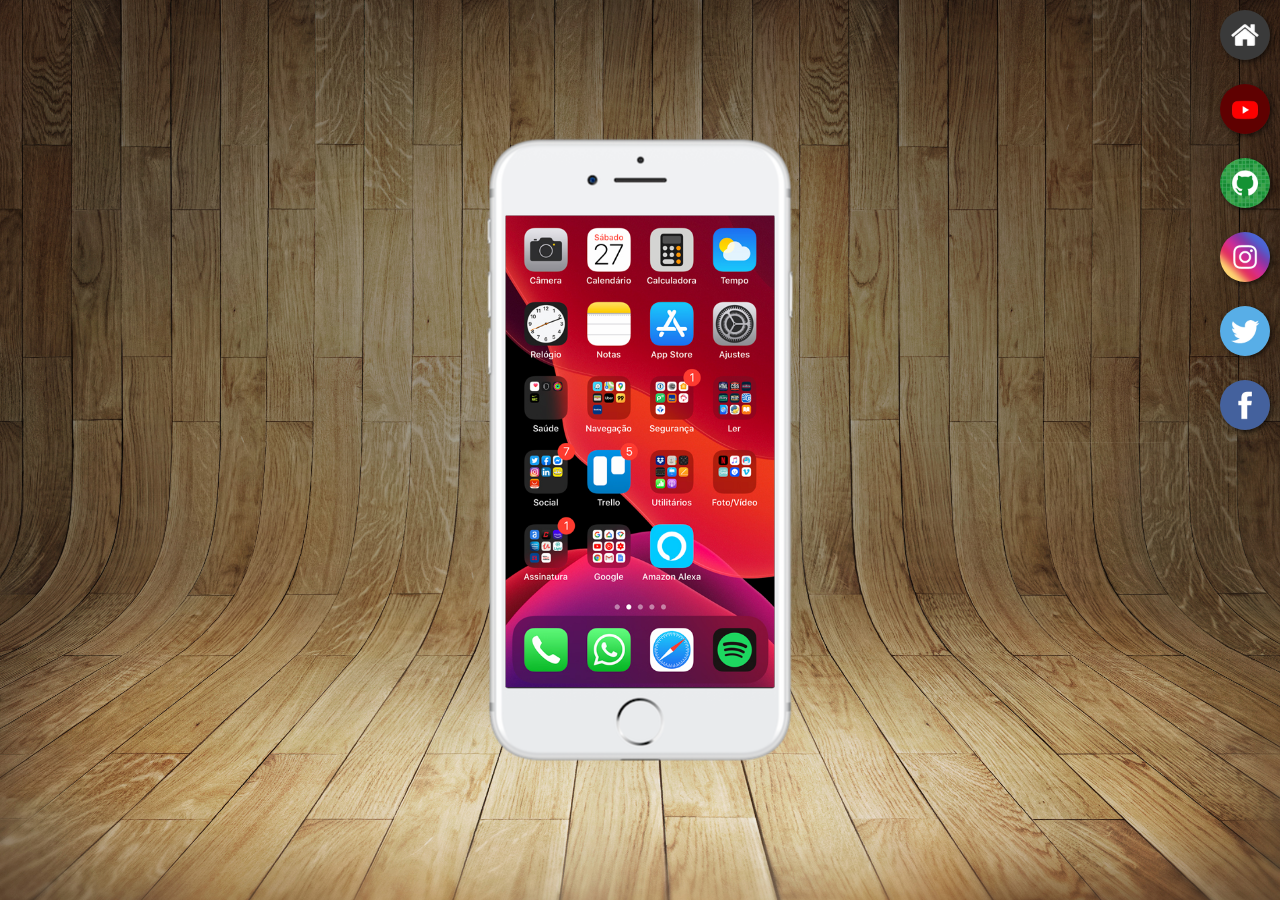
<file: index.html>
<!DOCTYPE html>
<html lang="pt-br">
<head>
    <meta charset="UTF-8">
    <meta name="viewport" content="width=device-width, initial-scale=1.0">
    <link rel="shortcut icon" href="favicon.ico" type="image/x-icon">
    <link rel="stylesheet" href="estilos/style.css">
    <title>Projeto Redes Sociais</title>
    
</head>
<body>
    <main>
        <section id="telefone">
            <iframe src="home.html" name="tela" id="tela" frameborder="0"></iframe>
        </section>
        <section id="redes-sociais">
            <a href="home.html" target="tela"><img src="imagens/logo-home.jpg" alt="Home"></a><br>
            <a href="youtube.html" target="tela"><img src="imagens/logo-youtube.jpg" alt="Youtube"></a><br>
            <a href="github.html" target="tela"><img src="imagens/logo-github.jpg" alt="GitHub"></a><br>
            <a href="instagram.html" target="tela"><img src="imagens/logo-instagram.jpg" alt="Instagram"></a><br>
            <a href="twiter.html" target="tela"><img src="imagens/logo-twitter.jpg" alt="Twiter"></a><br>
            <a href="facebook.html" target="tela"><img src="imagens/logo-facebook.jpg" alt="Facebook"></a><br>
        </section>
    </main>
</body>
</html>
</file>
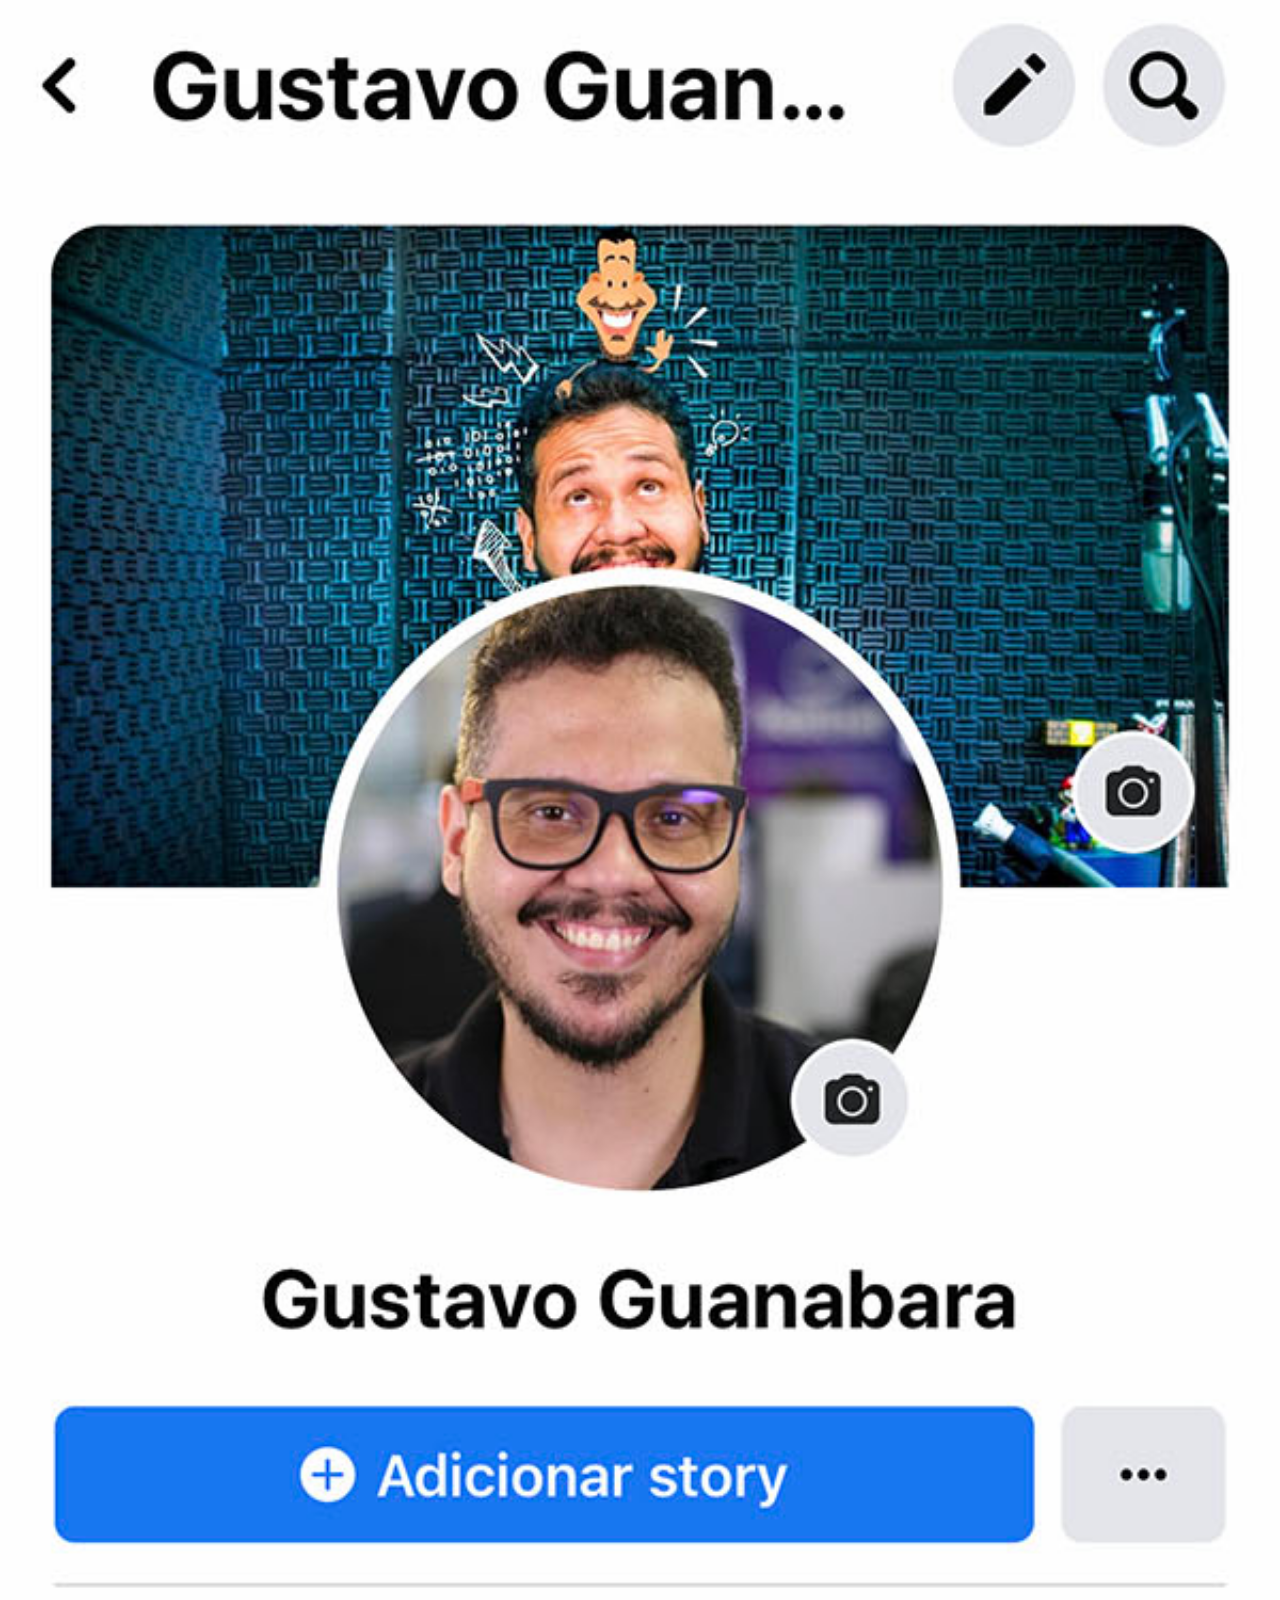
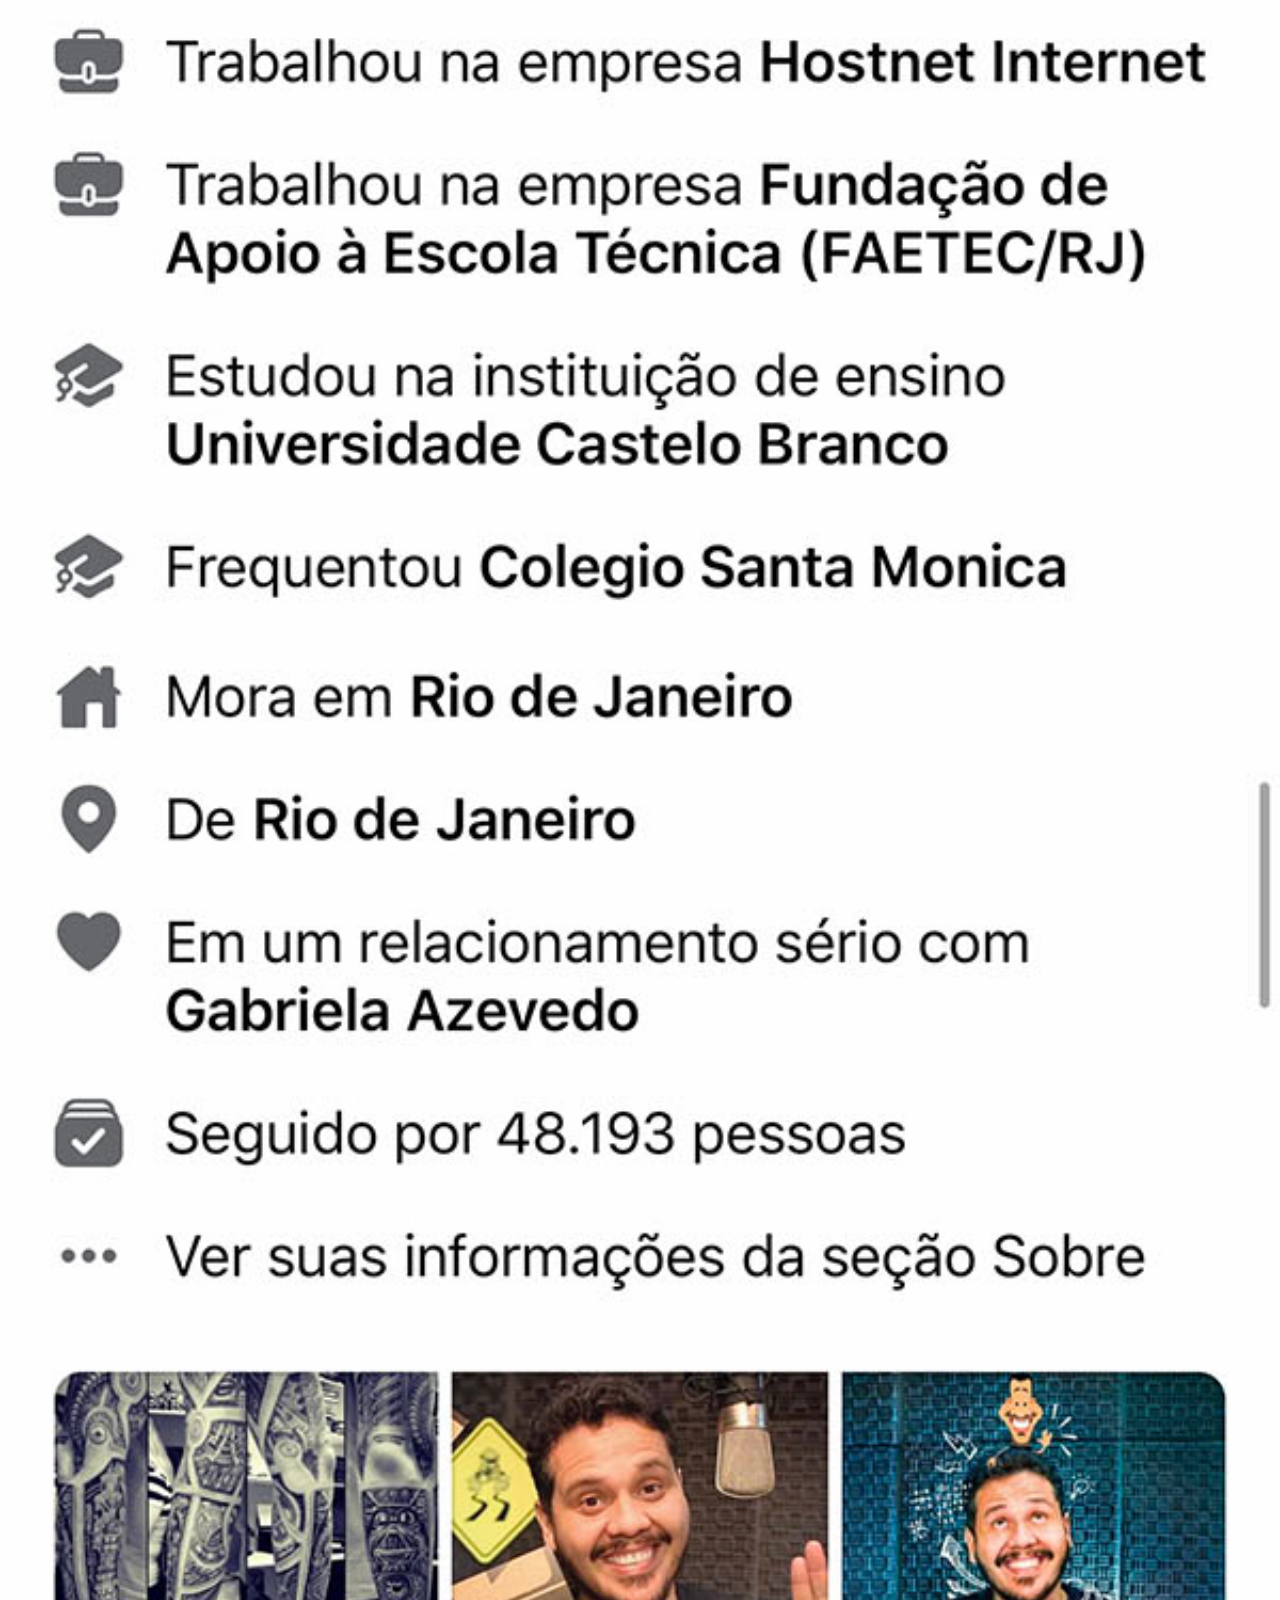
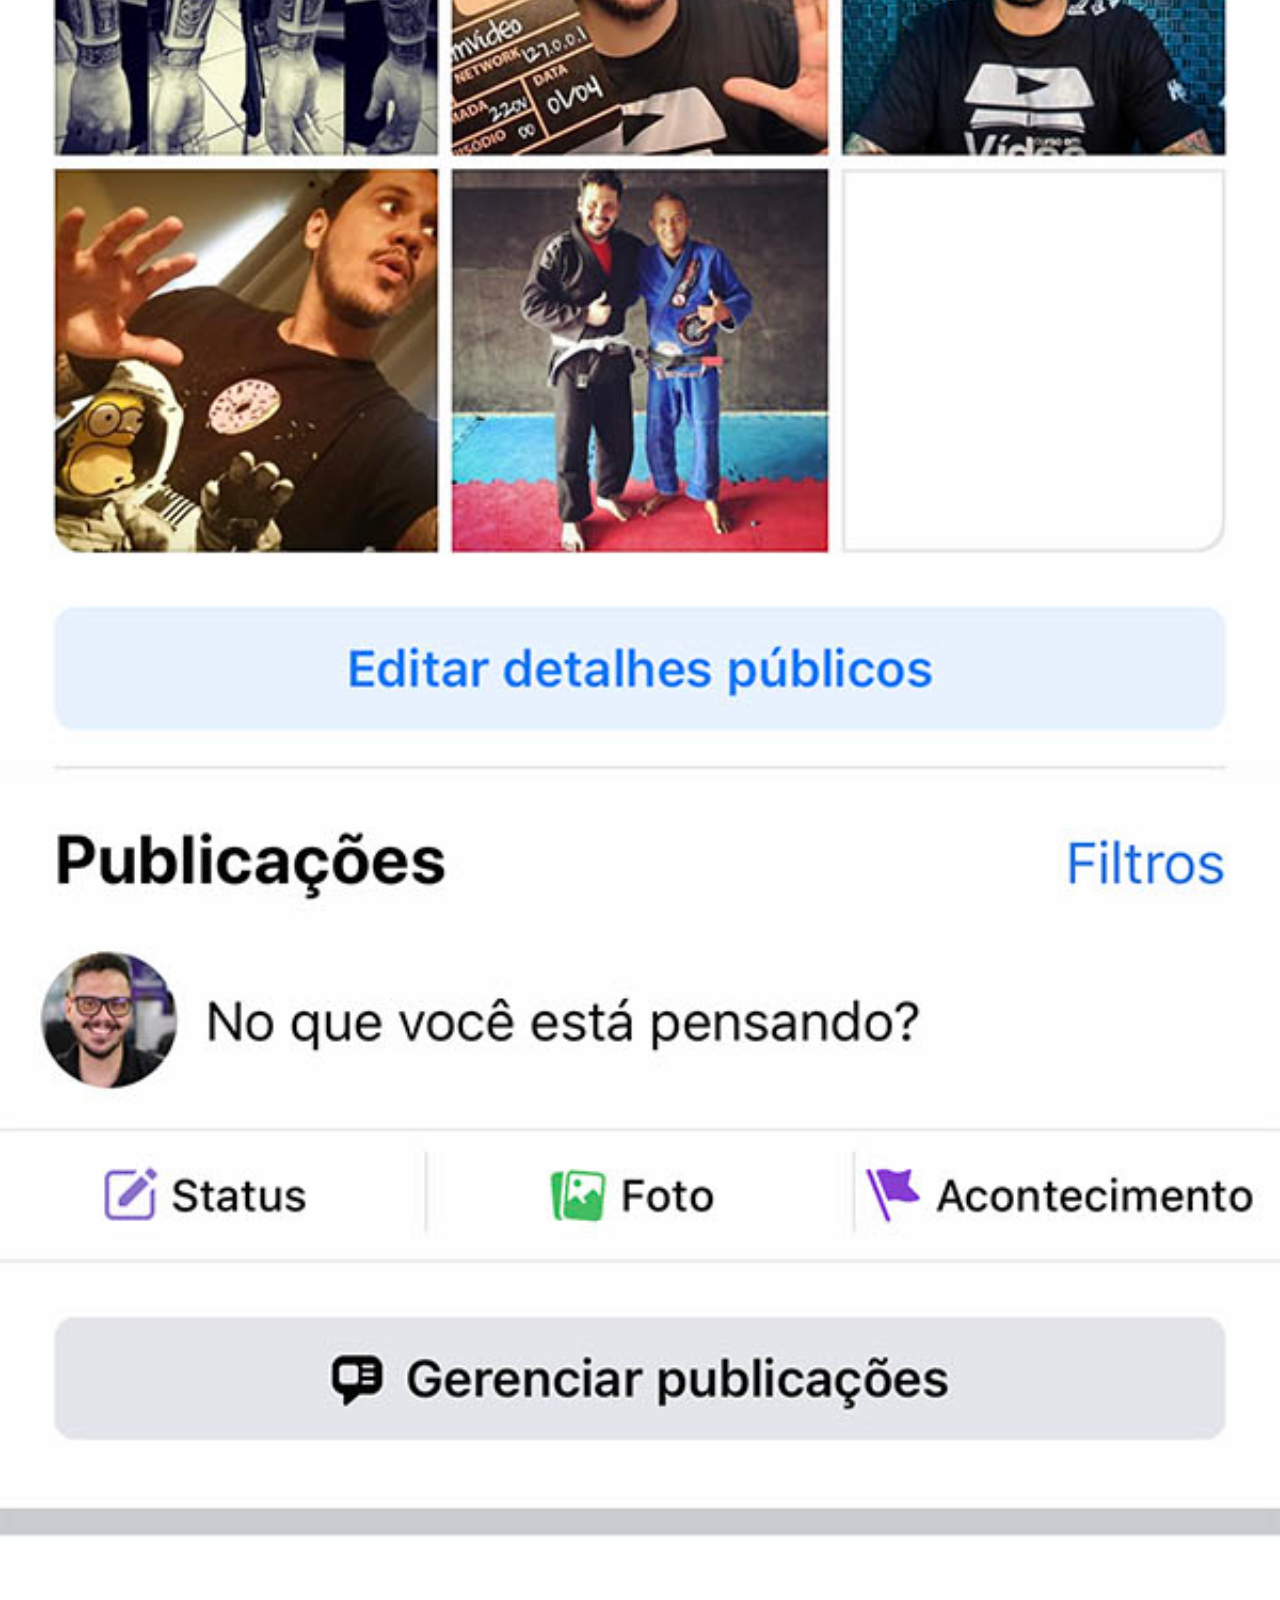
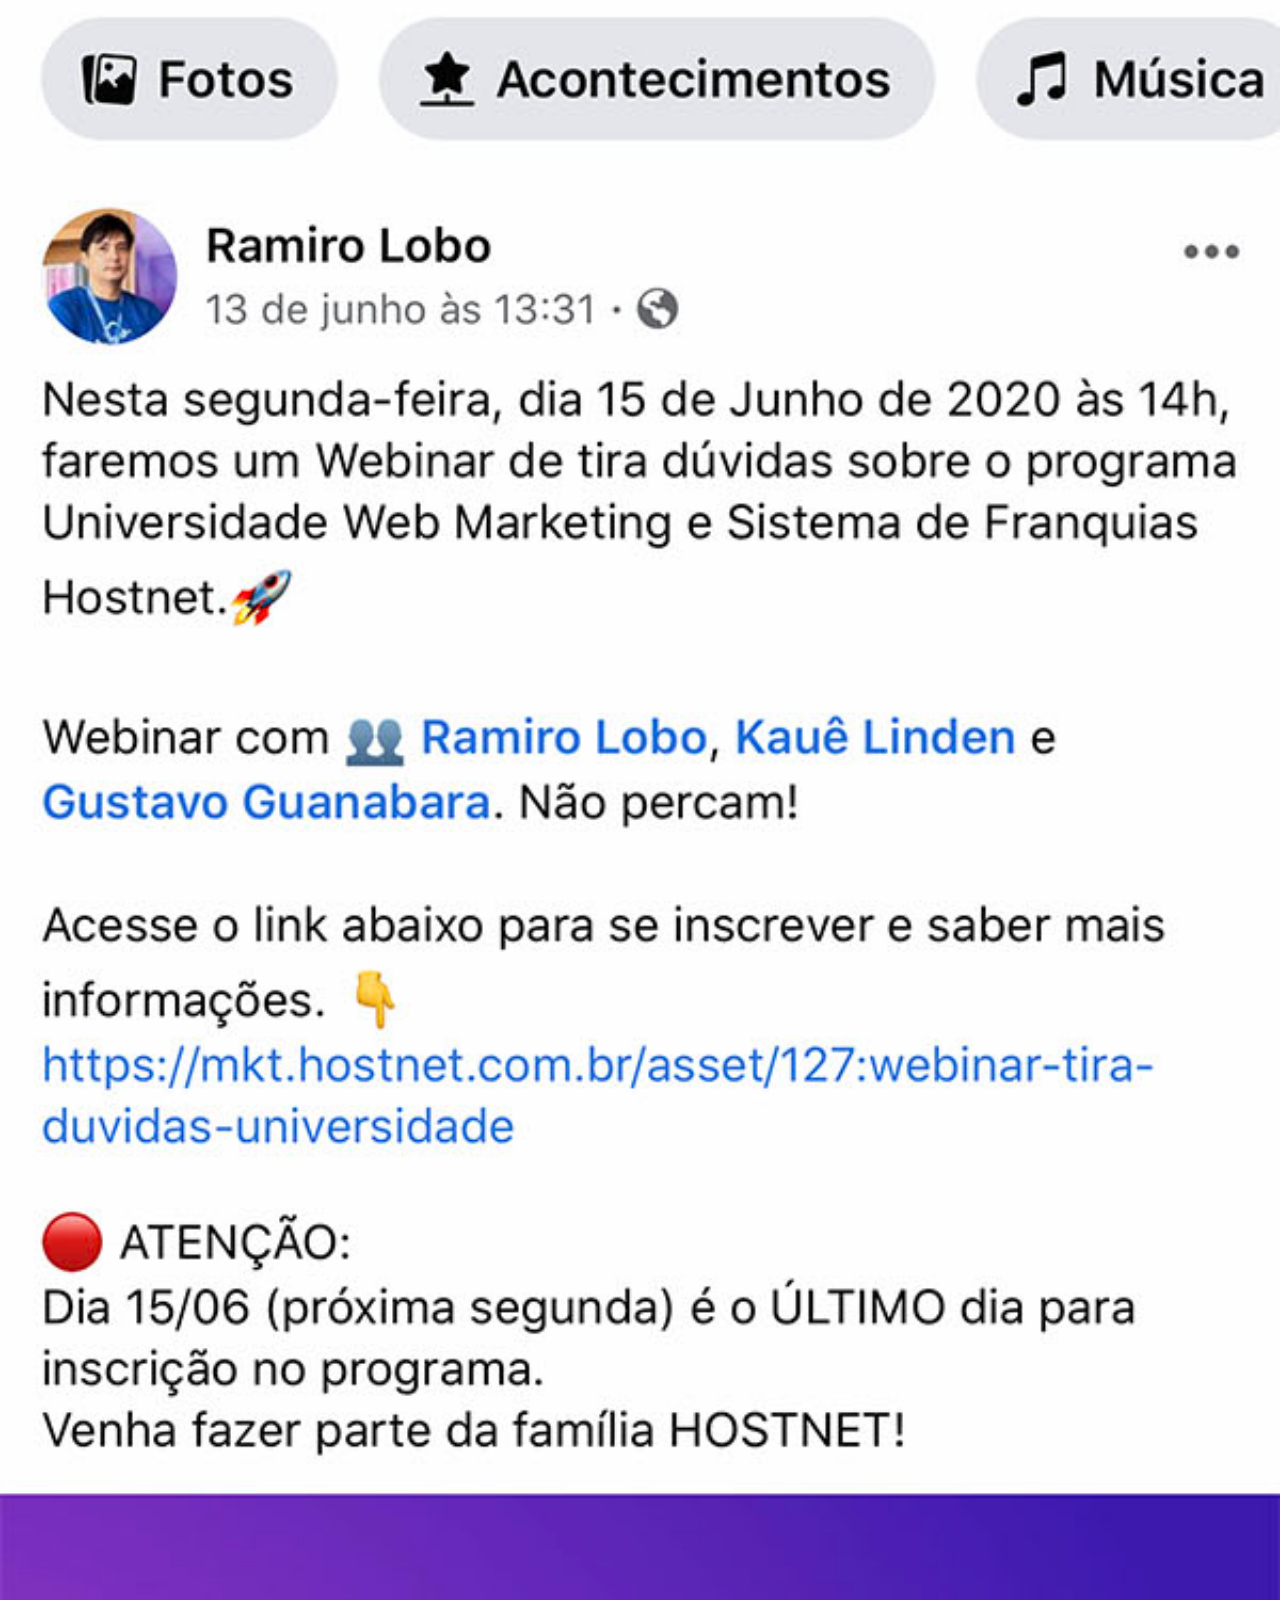
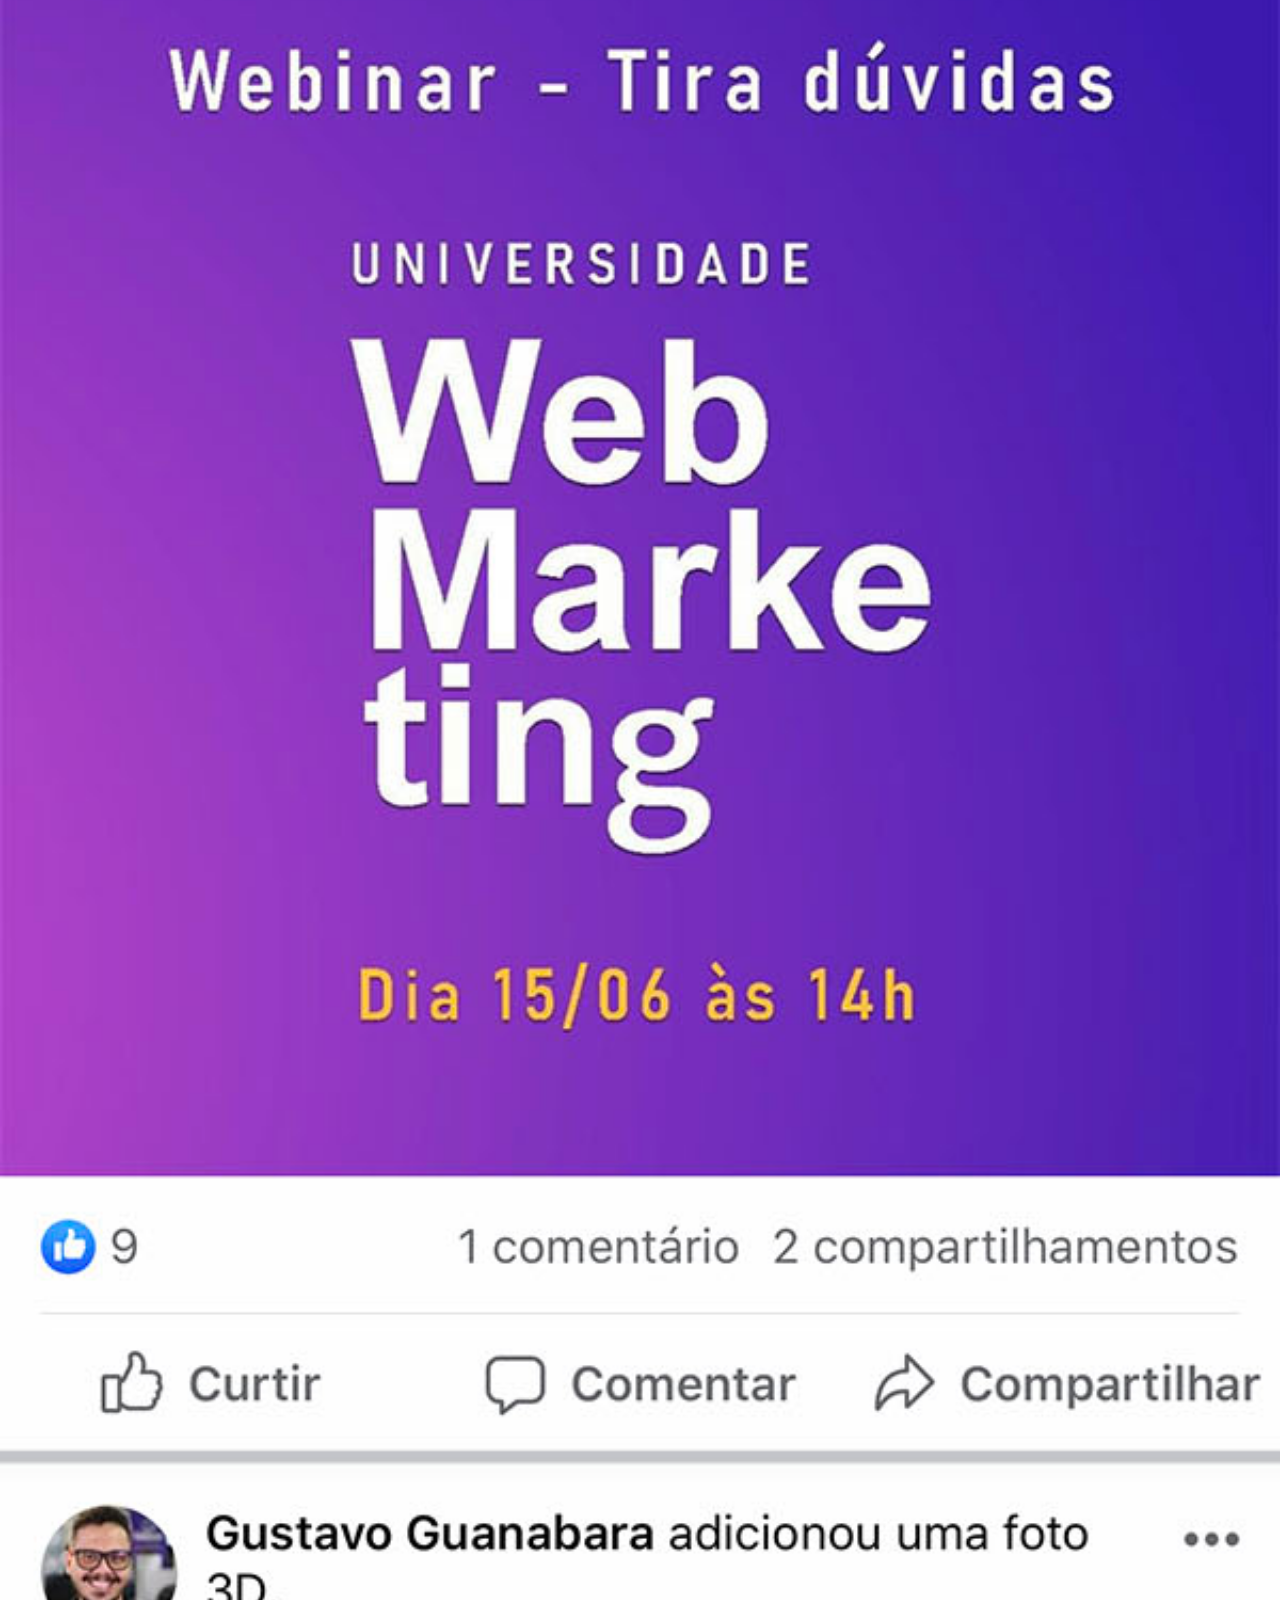
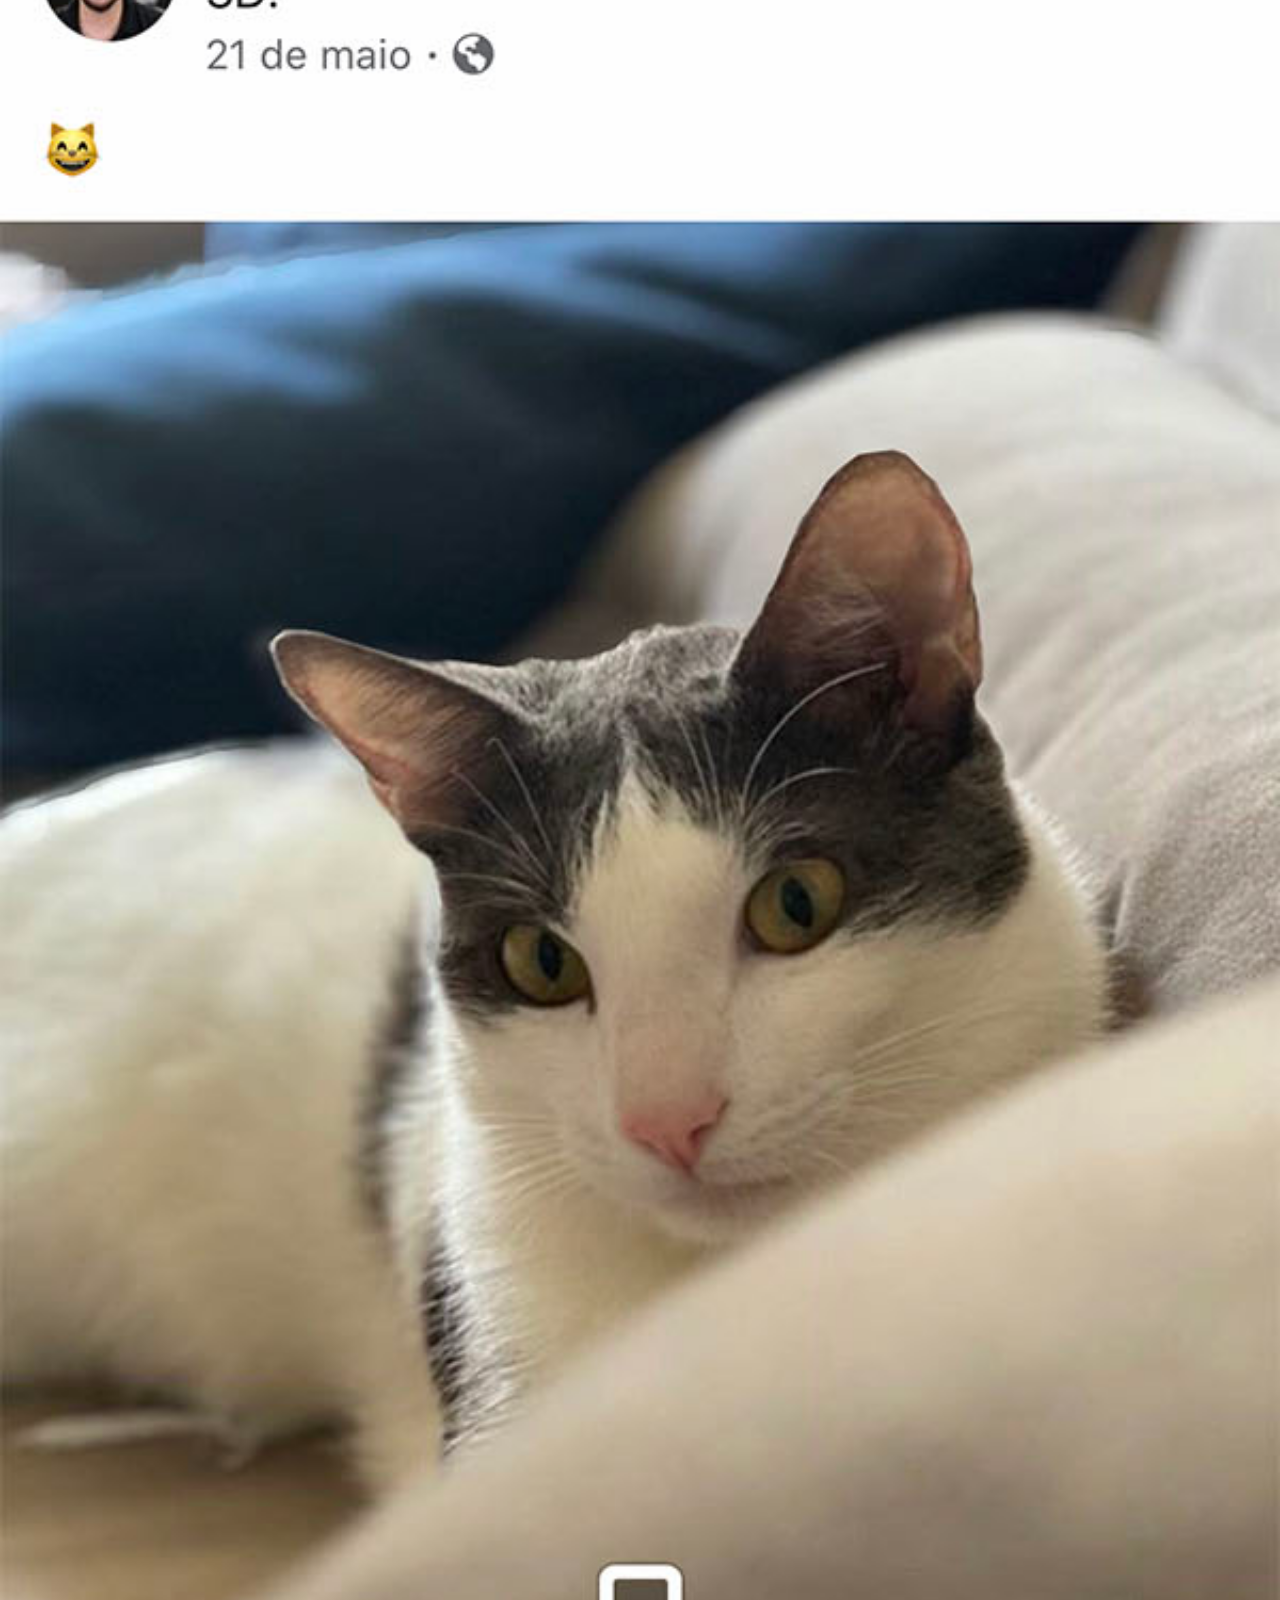
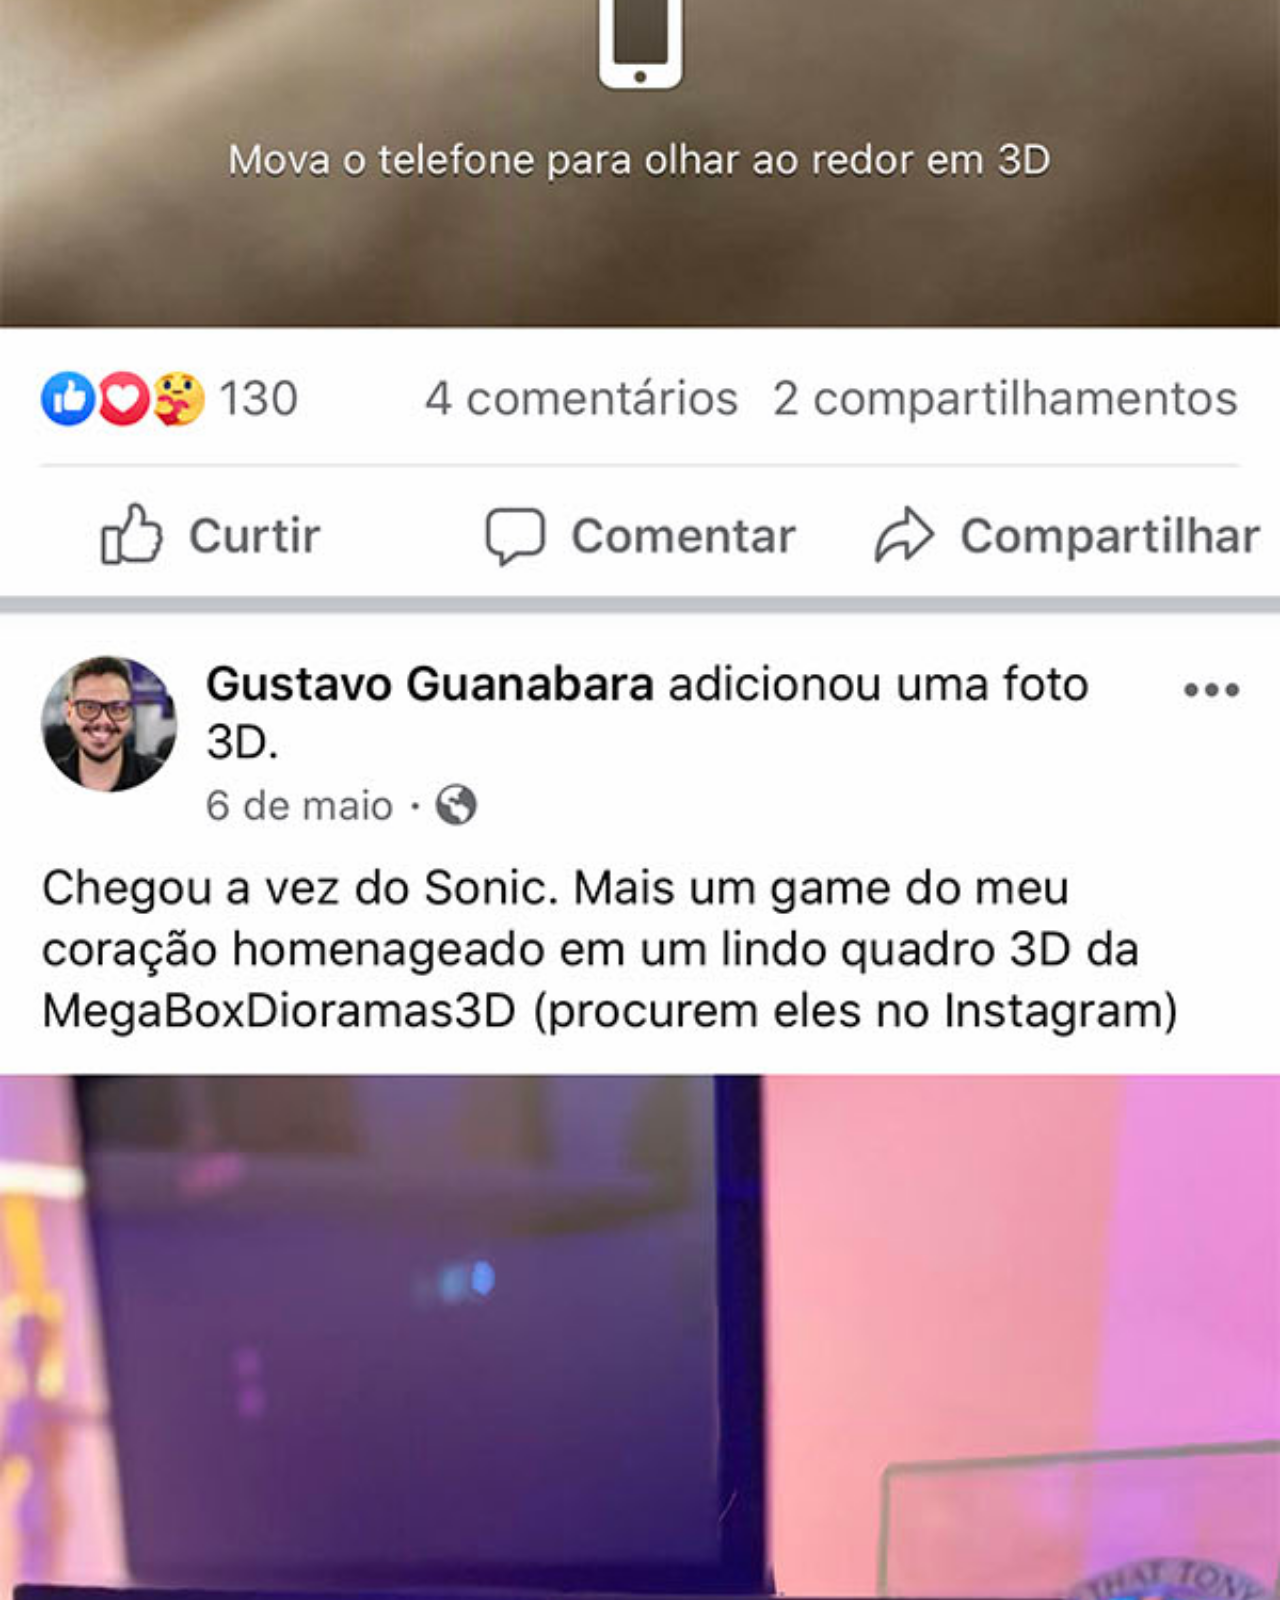
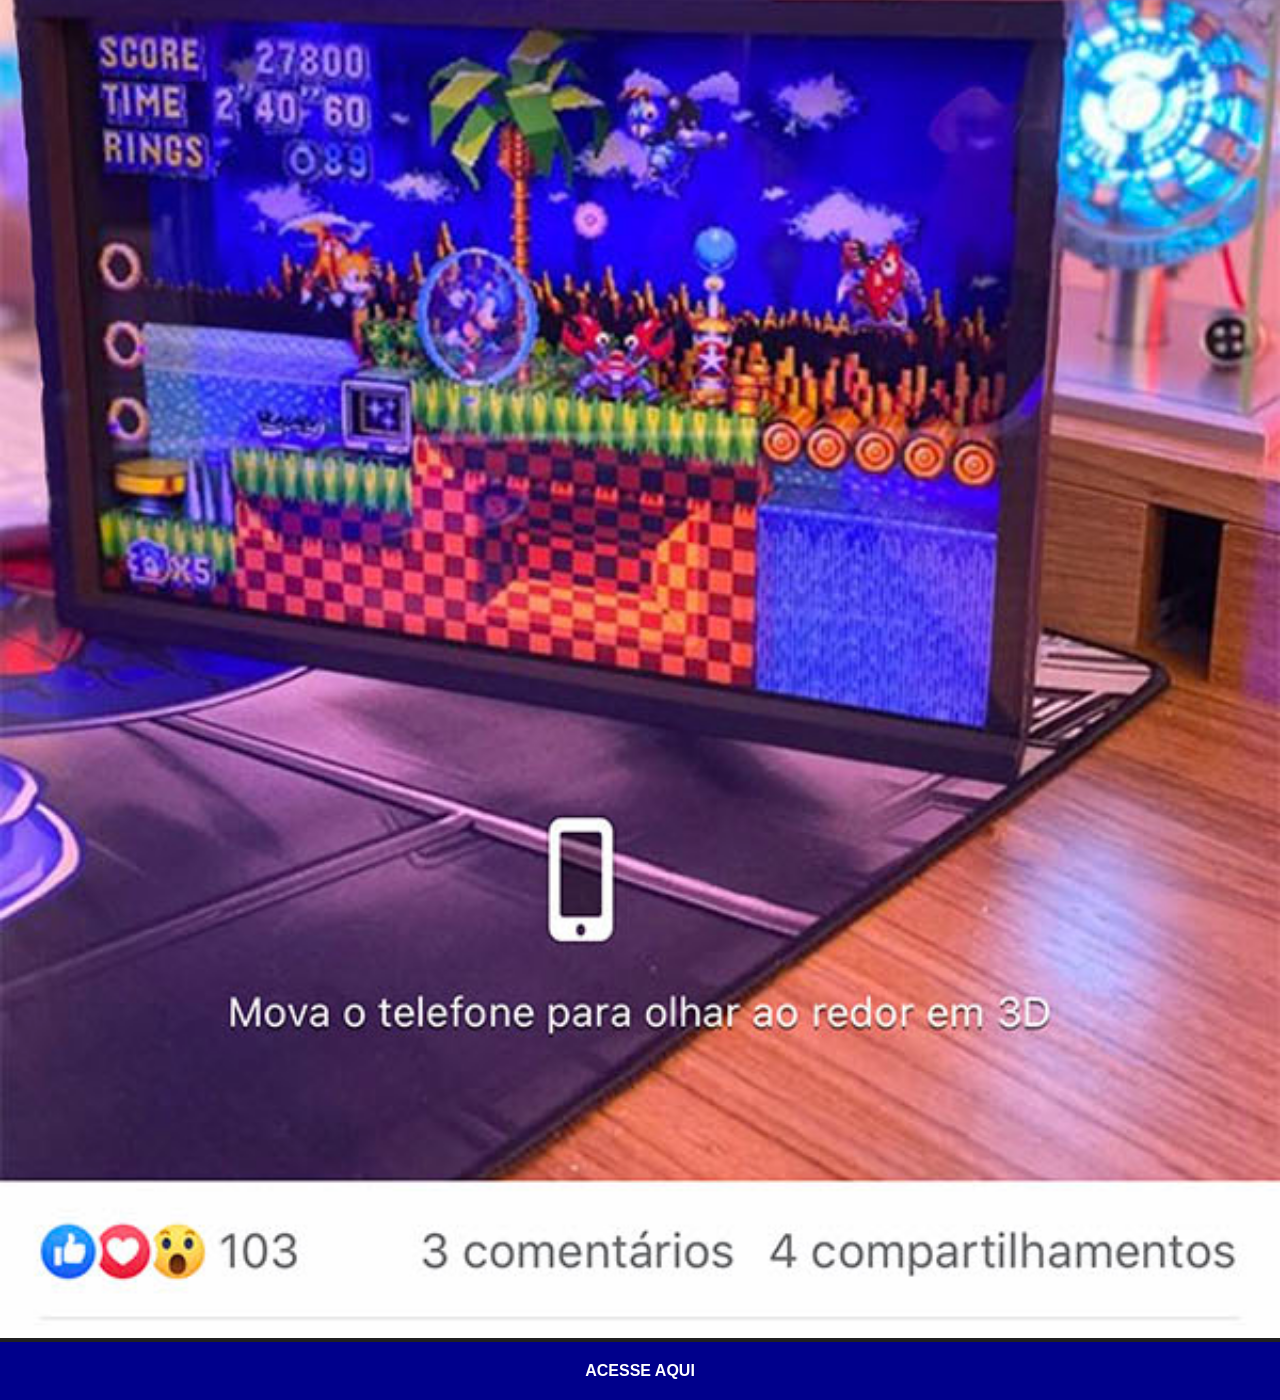
<file: facebook.html>
<!DOCTYPE html>
<html lang="pt-br">
<head>
    <meta charset="UTF-8">
    <meta name="viewport" content="width=device-width, initial-scale=1.0">
    <link rel="stylesheet" href="estilos/blue.css">
    <title>Facebook</title>
</head>
<body>
    <img src="imagens/tela-facebook.jpg" alt="Facebook">
    <a href="#" target="_blank">ACESSE AQUI</a>
</body>
</html>
</file>
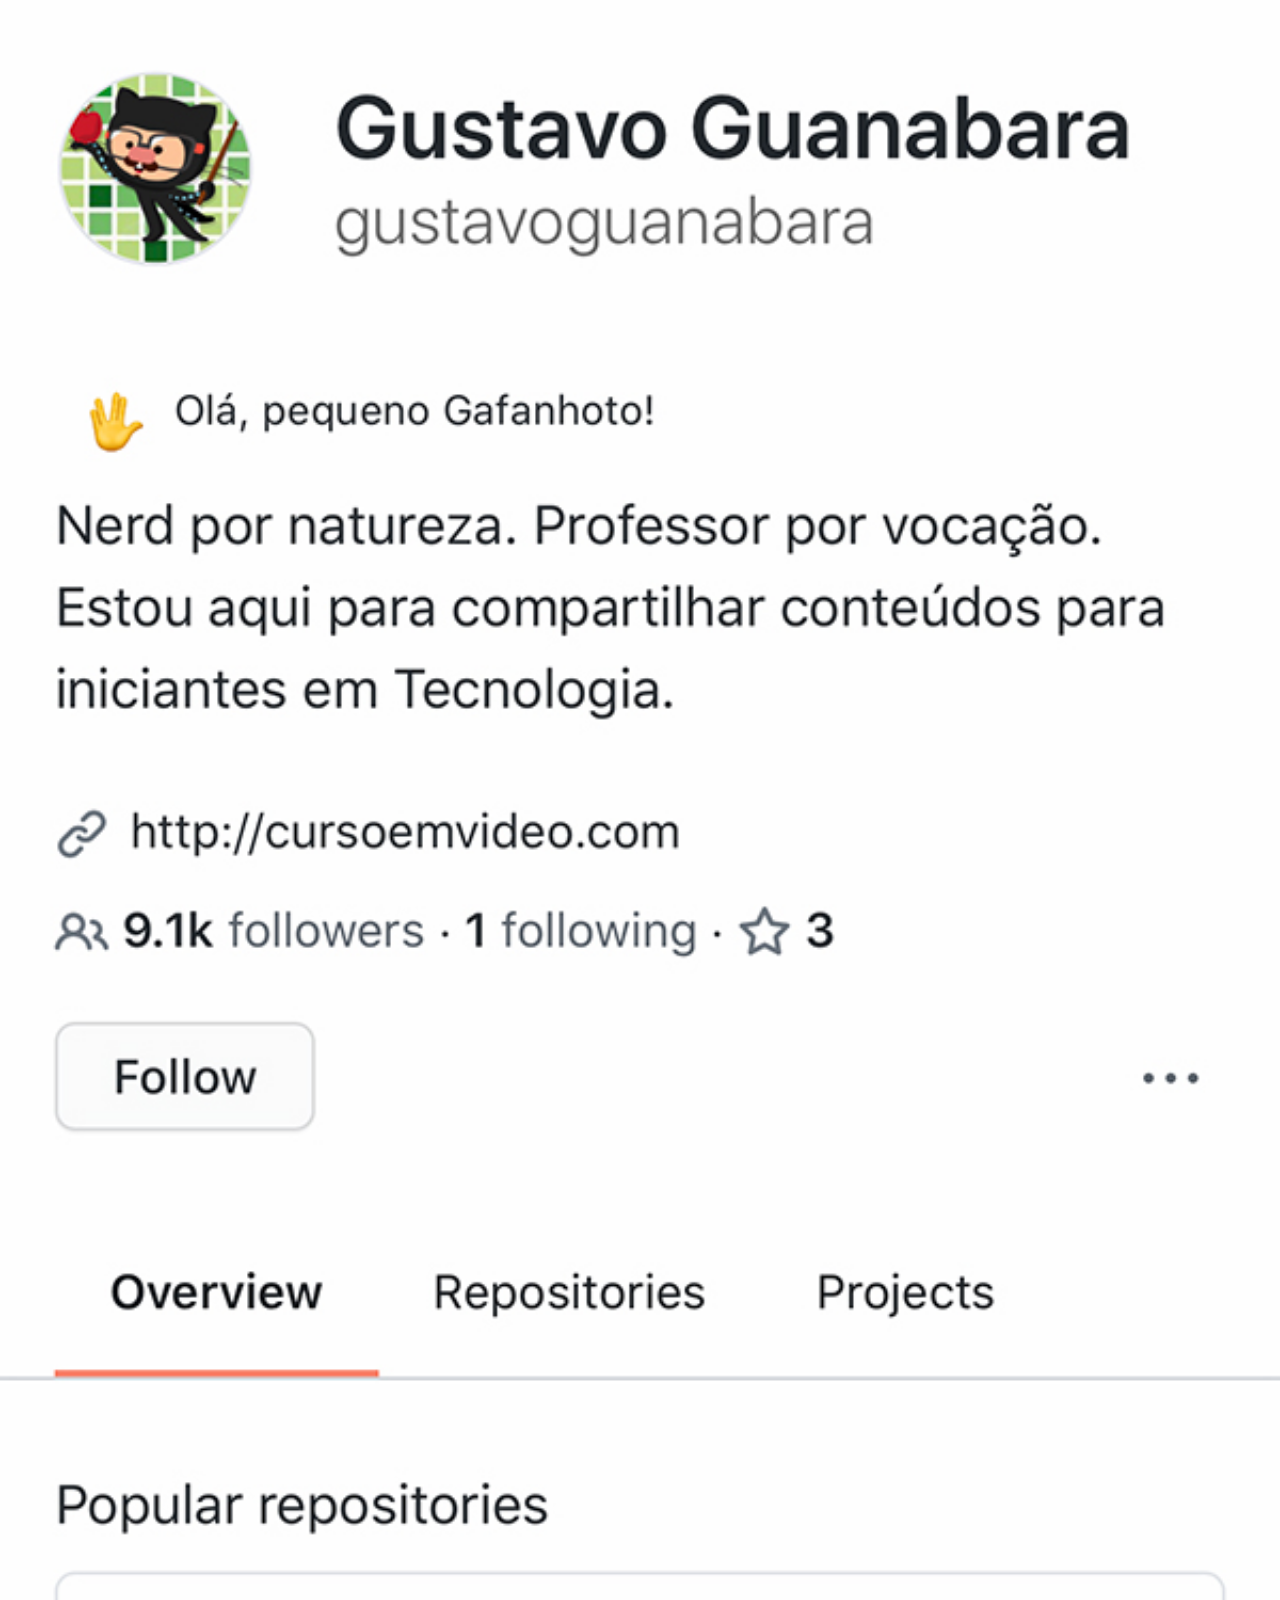
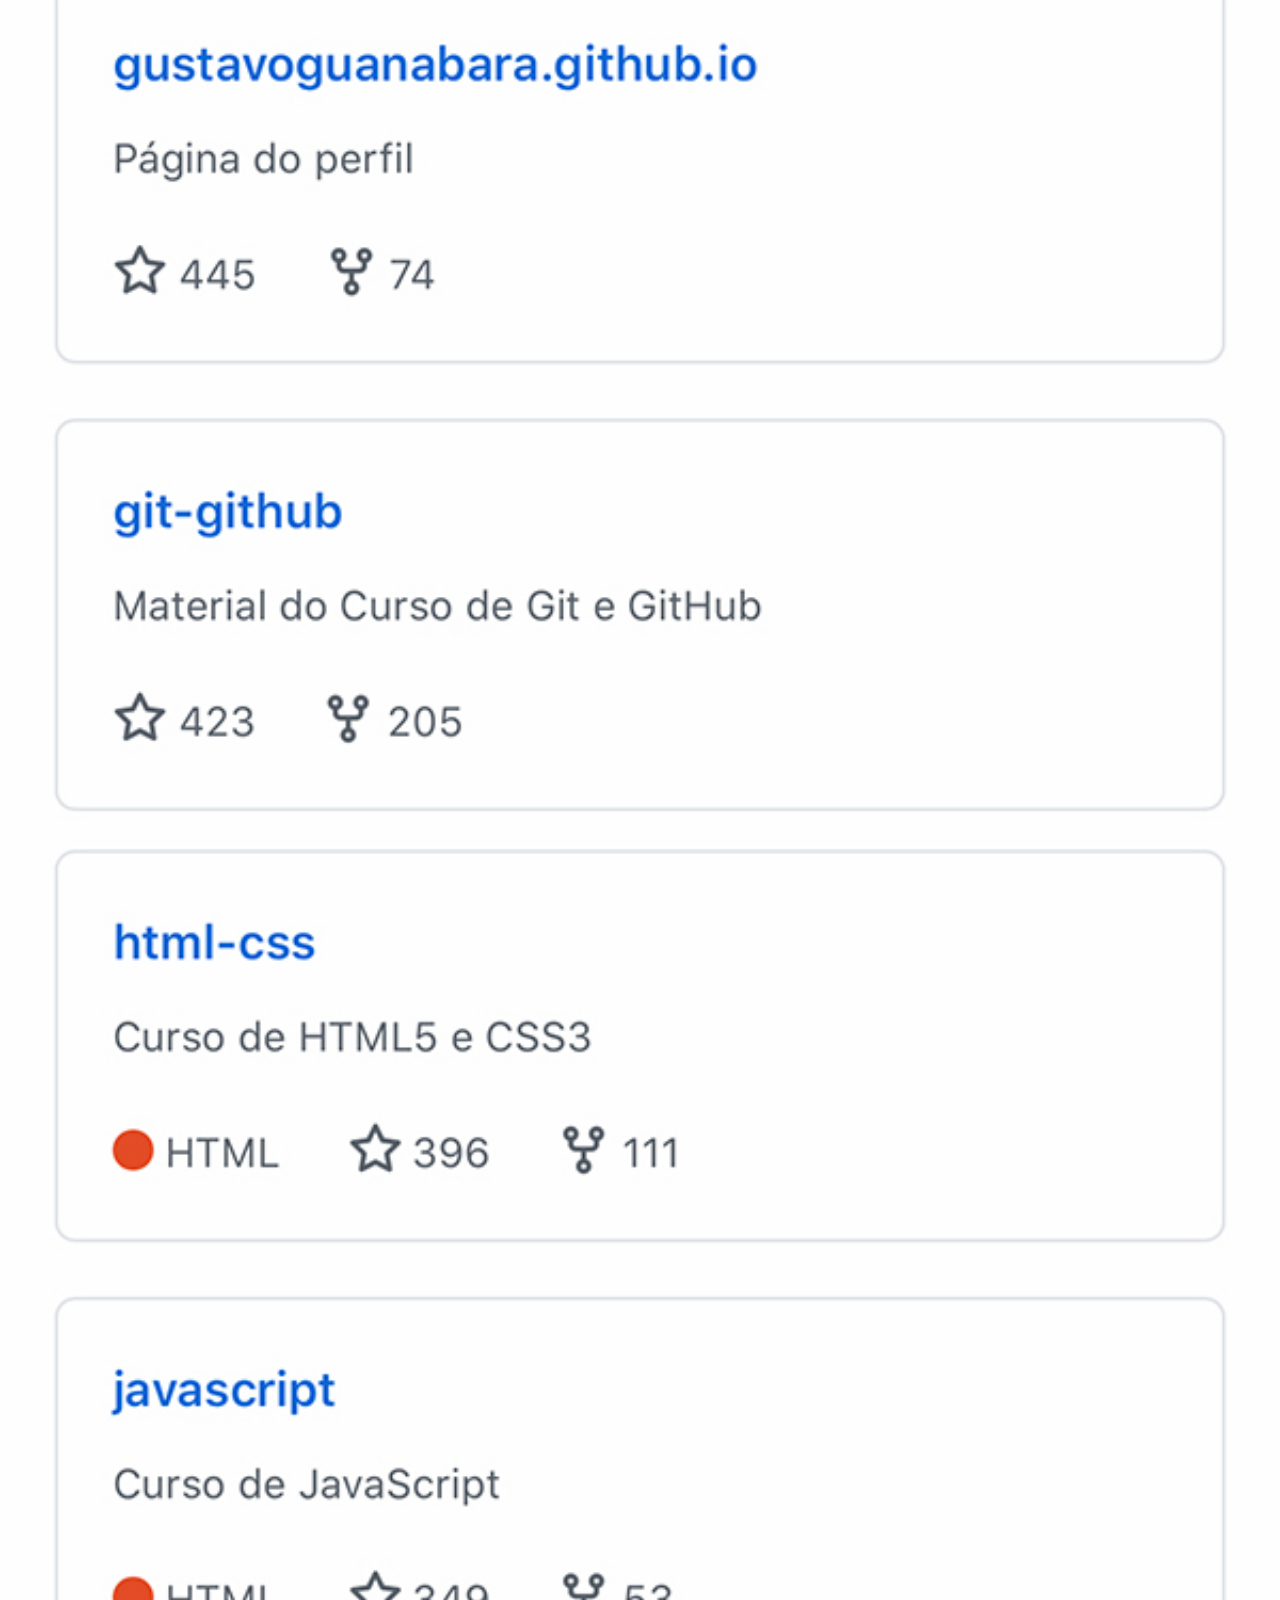
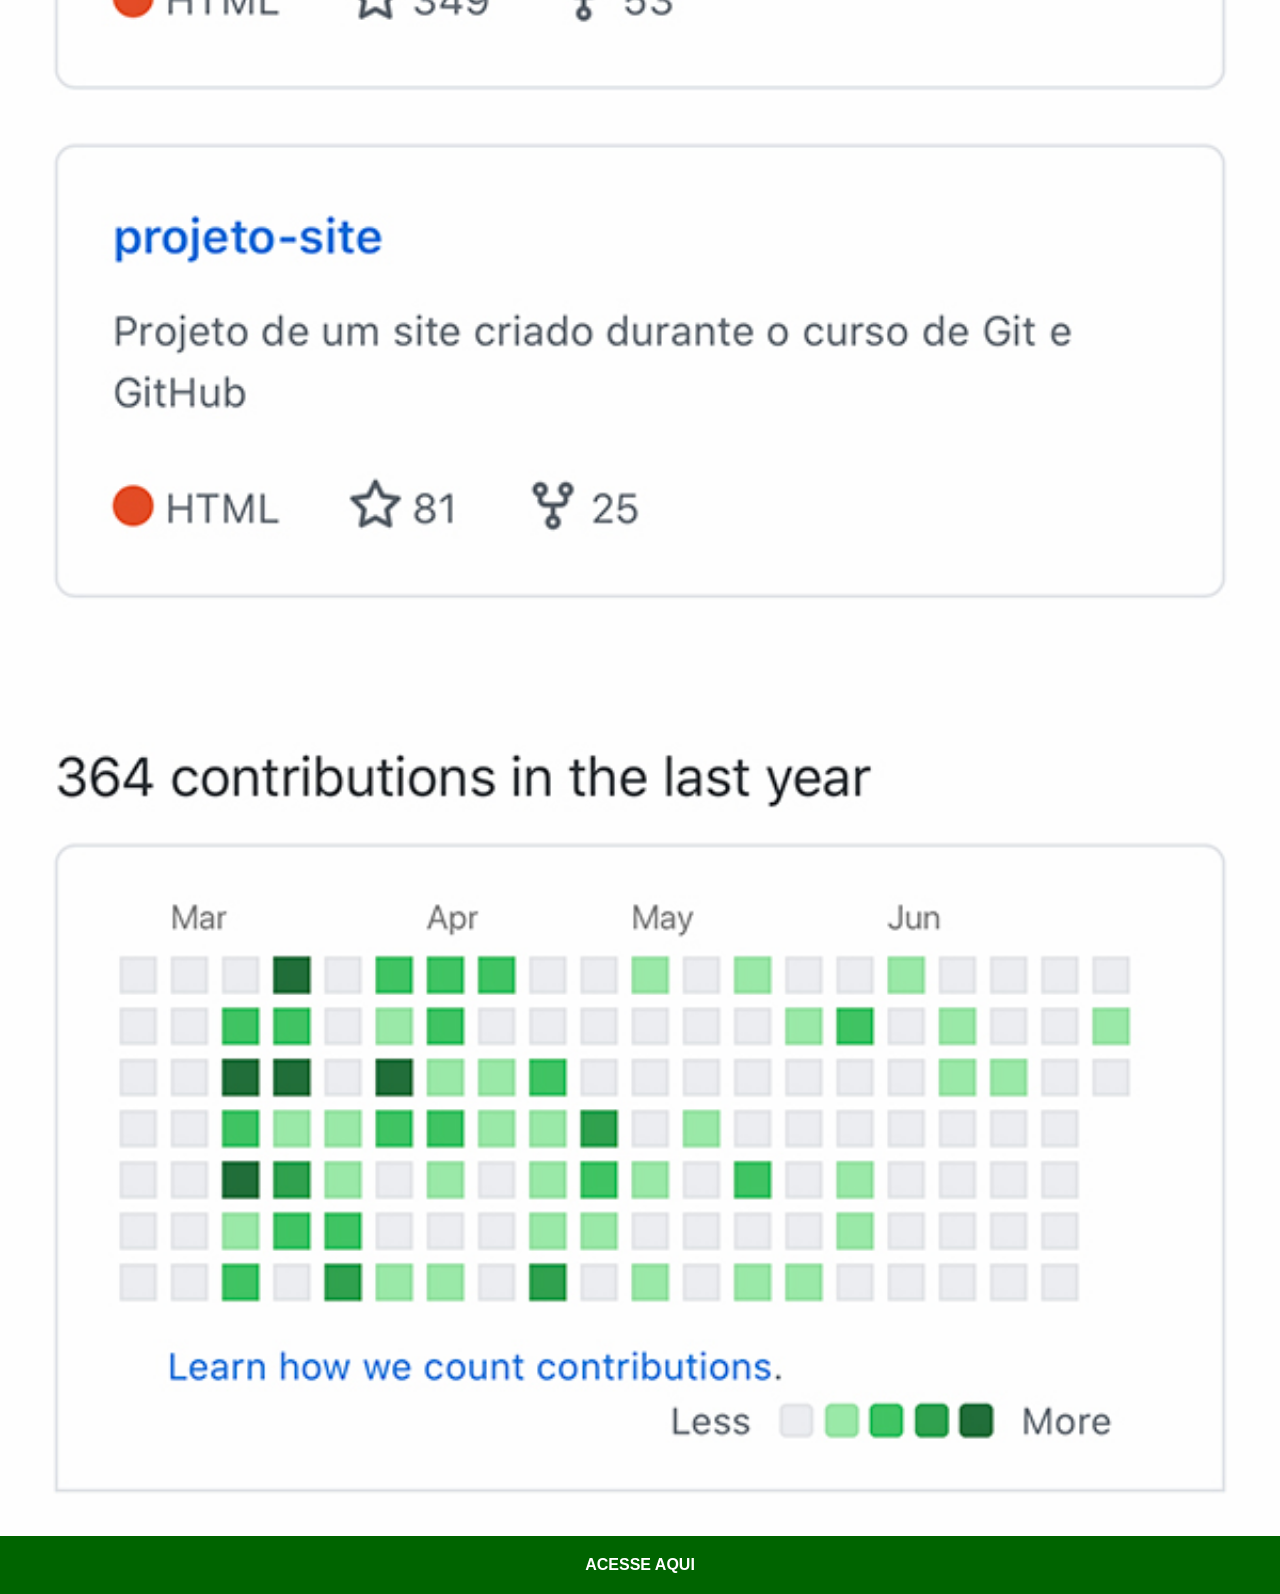
<file: github.html>
<!DOCTYPE html>
<html lang="pt-br">
<head>
    <meta charset="UTF-8">
    <meta name="viewport" content="width=device-width, initial-scale=1.0">
    <title>GitHub</title>
    <style>
        * {
            font-family: Arial, Helvetica, sans-serif;
            padding: 0px;
            margin: 0px;
        }

        body {
            background-color: white;
        }

        ::-webkit-scrollbar {
            height: 0px;
            width: 0px;
        }

        img {
            width: 100vw;
        }

        a {
            display: block;
            background-color: darkgreen;
            color: white;
            padding: 20px;
            font-weight: bolder;
            text-decoration: none;
            text-align: center;
        }

        a:hover {
            background-color: green;
        }
    </style>
</head>
<body>
    <img src="imagens/tela-github.jpg" alt="GitHub">
    <a href="https://github.com/gustavoguanabara" target="_blank">ACESSE AQUI</a>
</body>
</html>
</file>
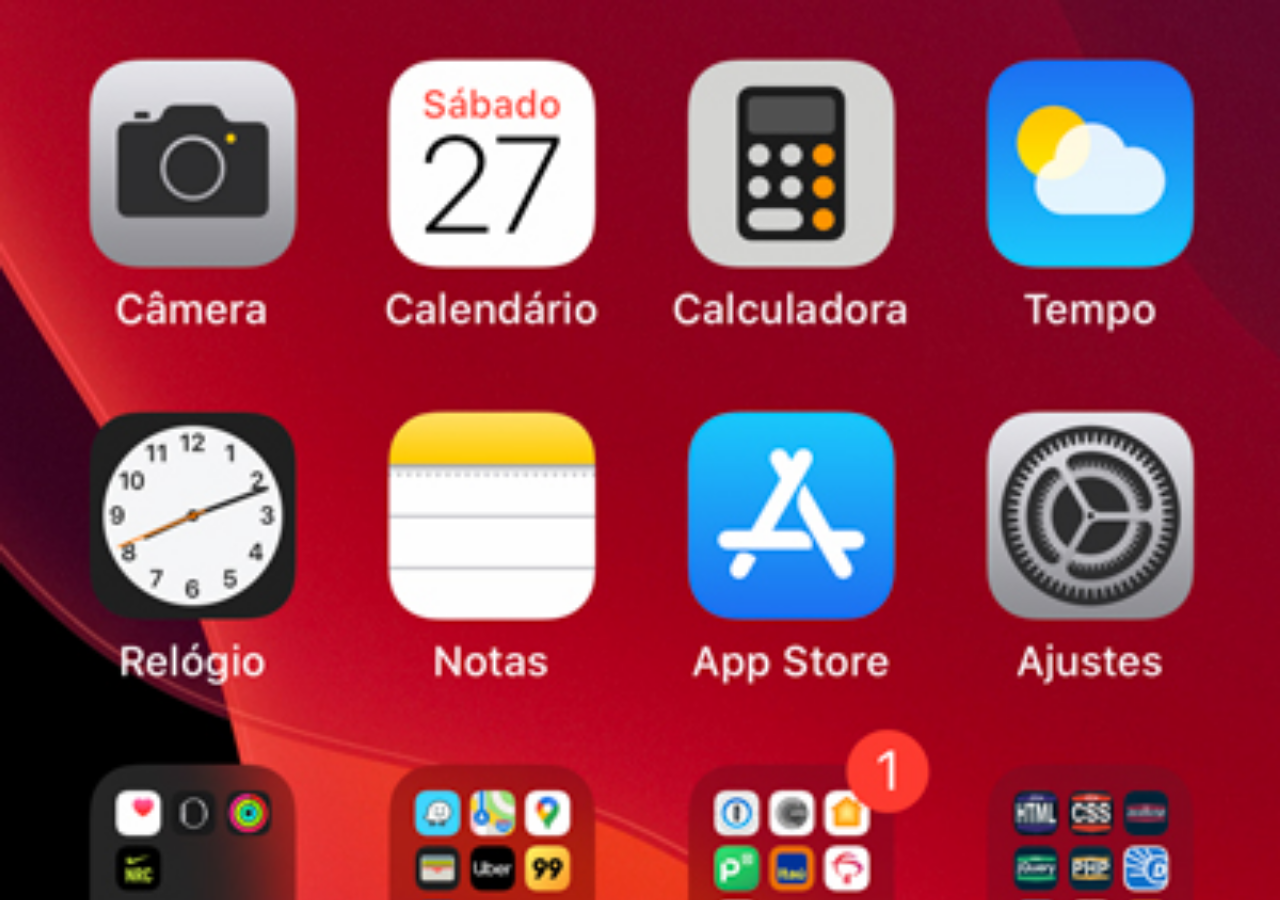
<file: home.html>
<!DOCTYPE html>
<html lang="pt-br">
<head>
    <meta charset="UTF-8">
    <meta name="viewport" content="width=device-width, initial-scale=1.0">
    <title>Home</title>
</head>
    <style>
        * {
            margin: 0px;
            padding: 0px;
        }

        body {
            width: 100vw;
            height: 100vh;
            background: black url('imagens/tela-home.jpg') no-repeat top center;
            background-size: cover;
        }
    </style>
<body>
    
</body>
</html>
</file>
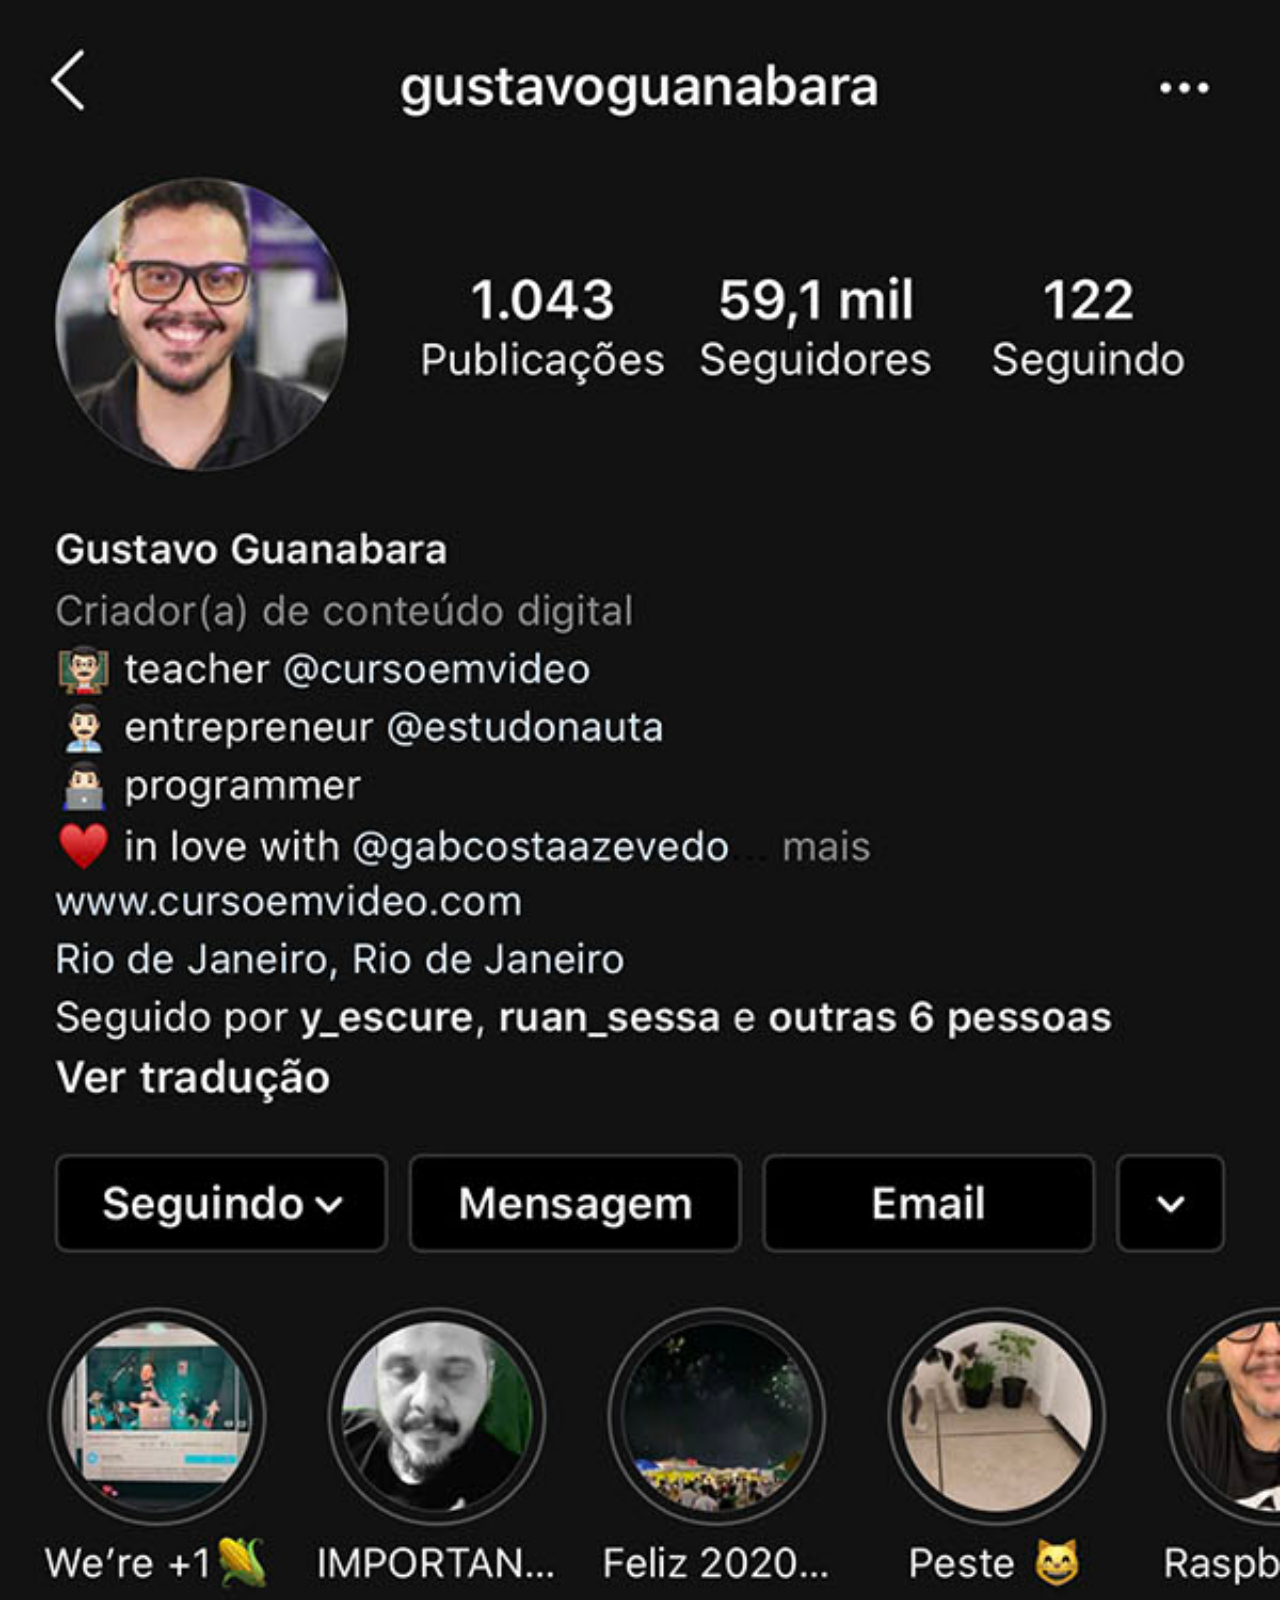
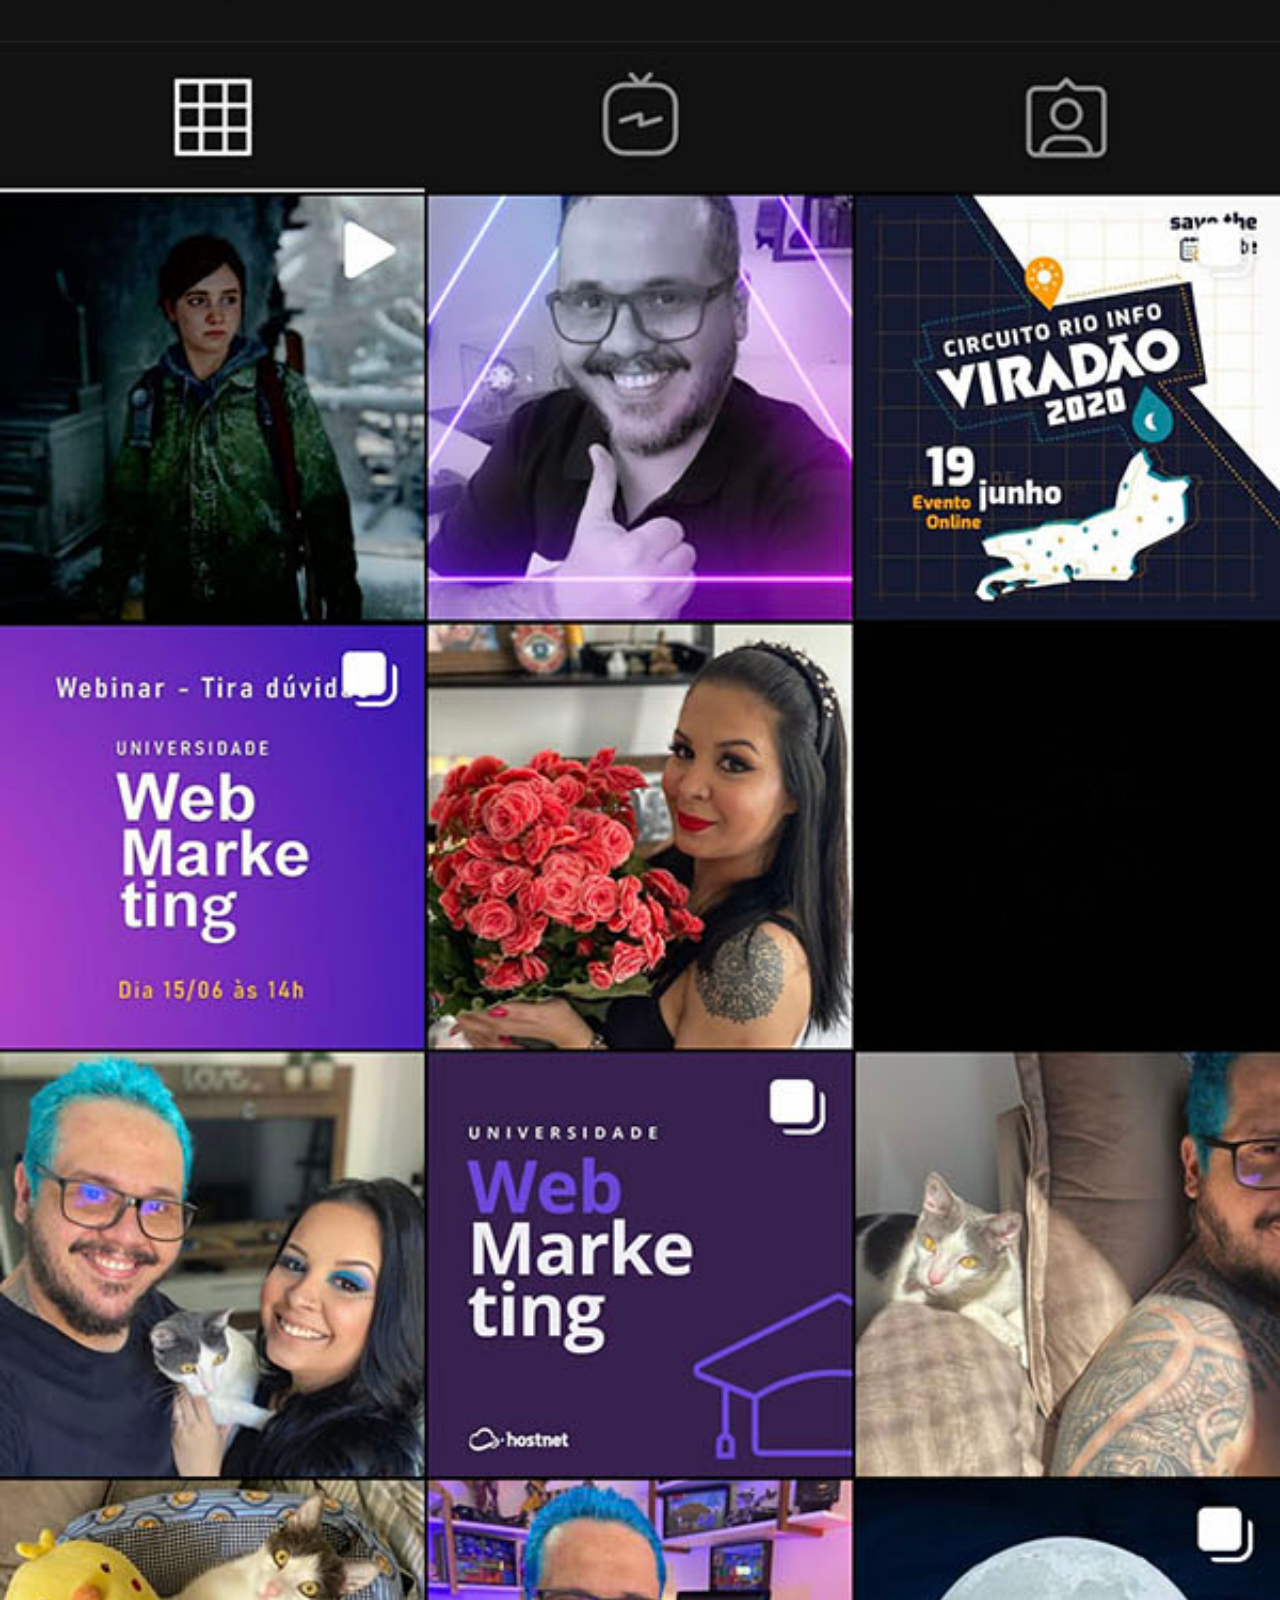
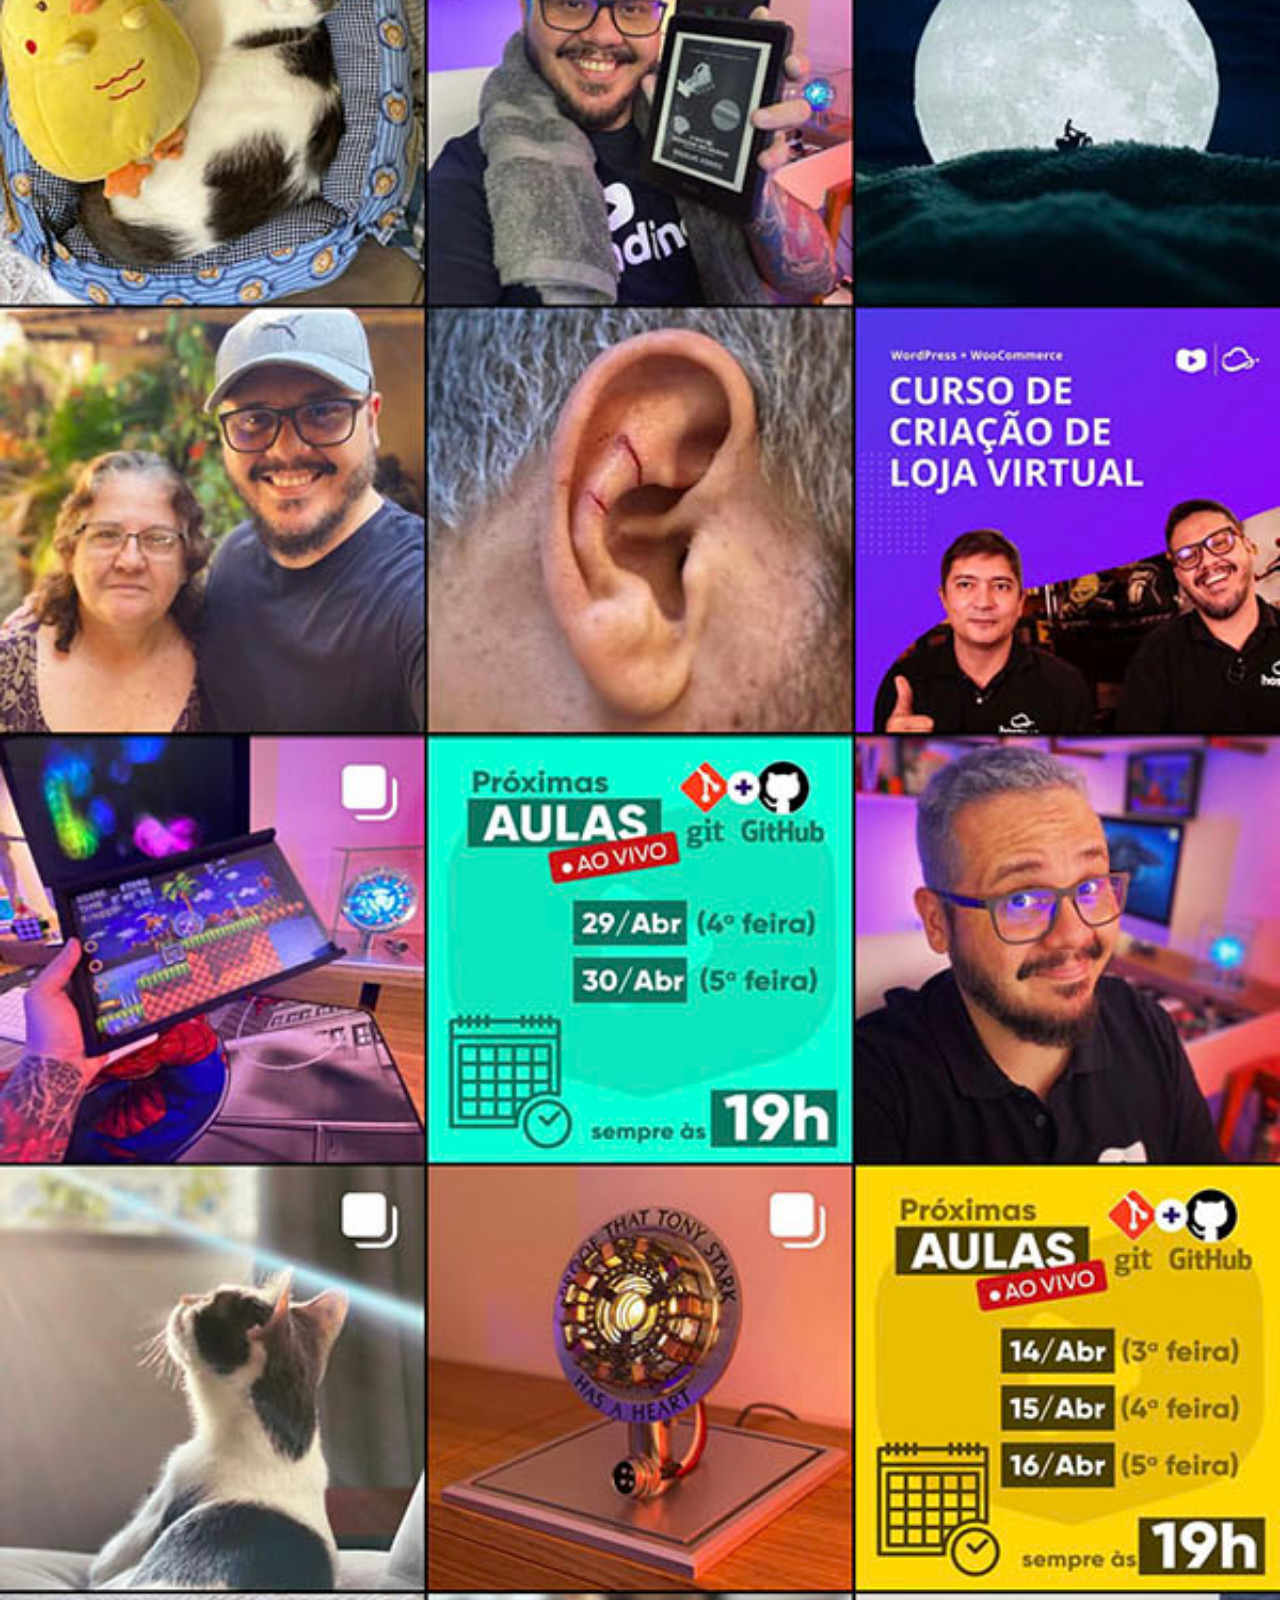
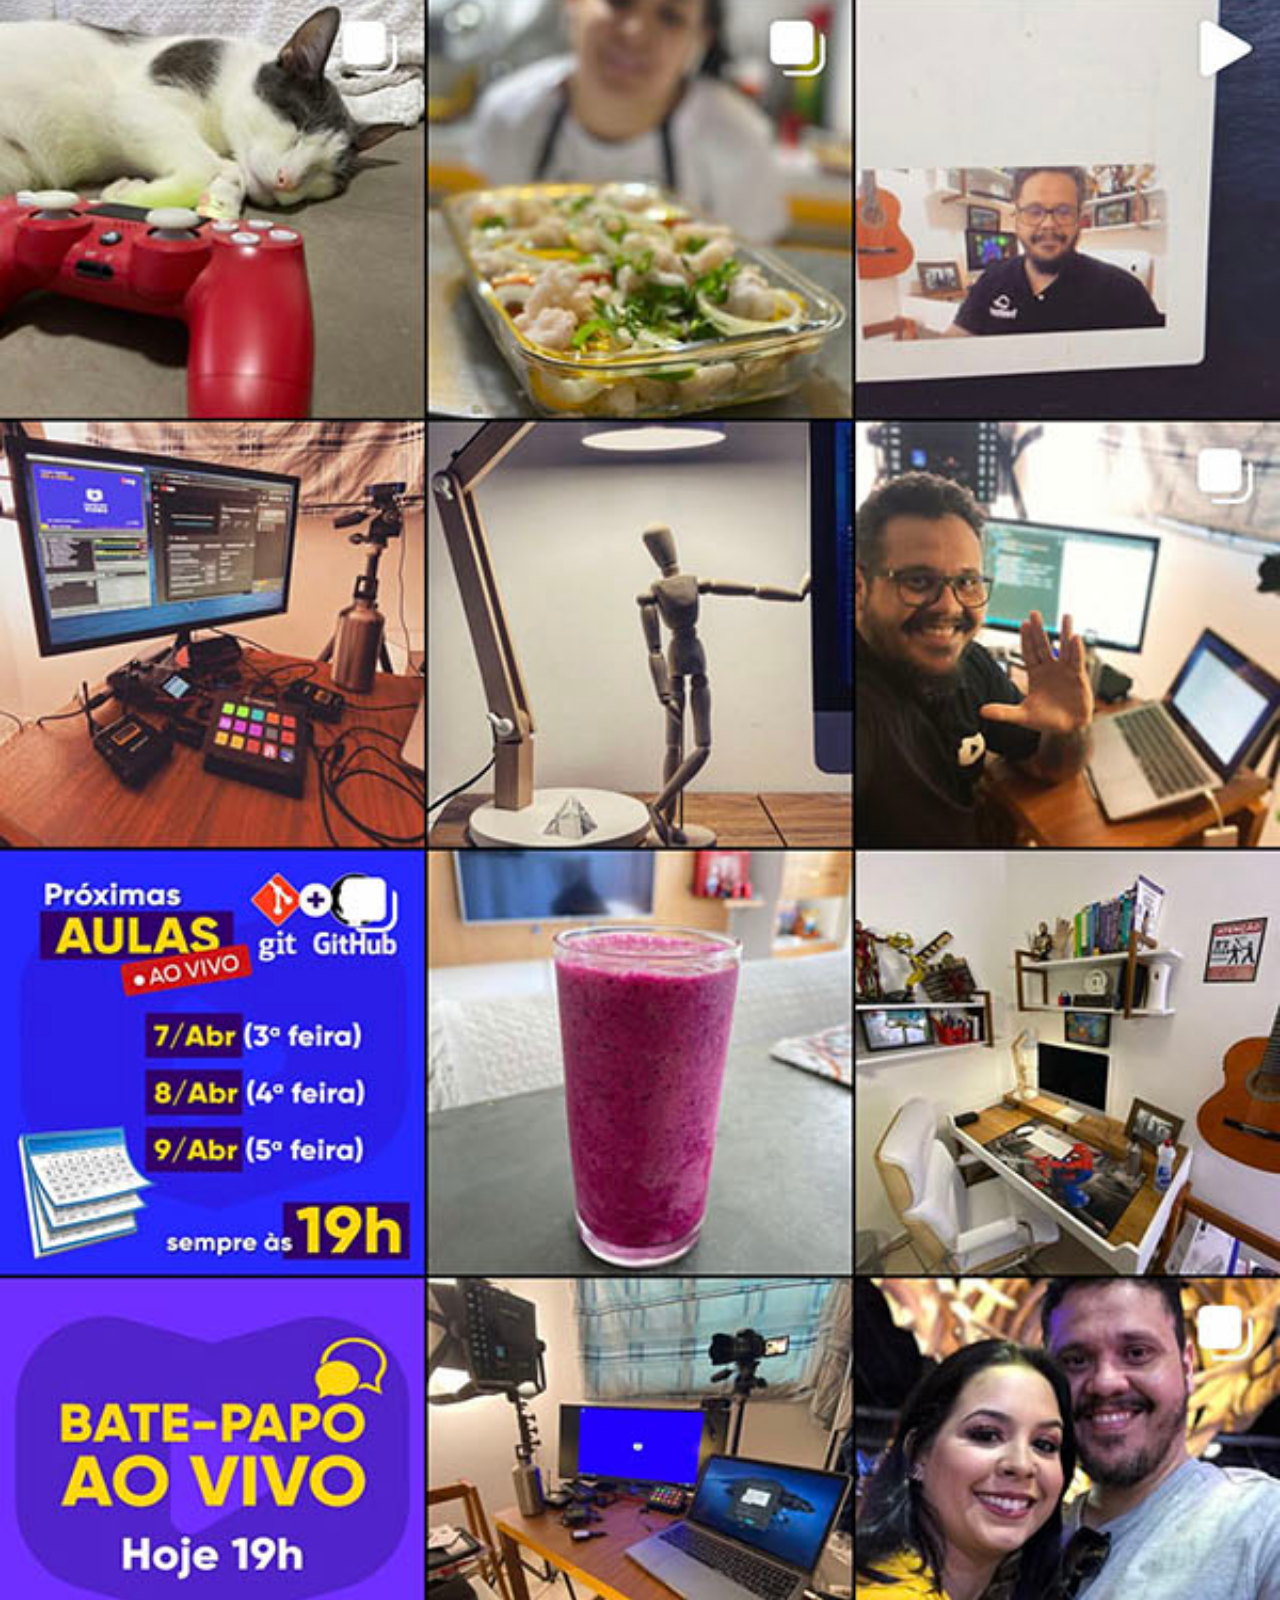
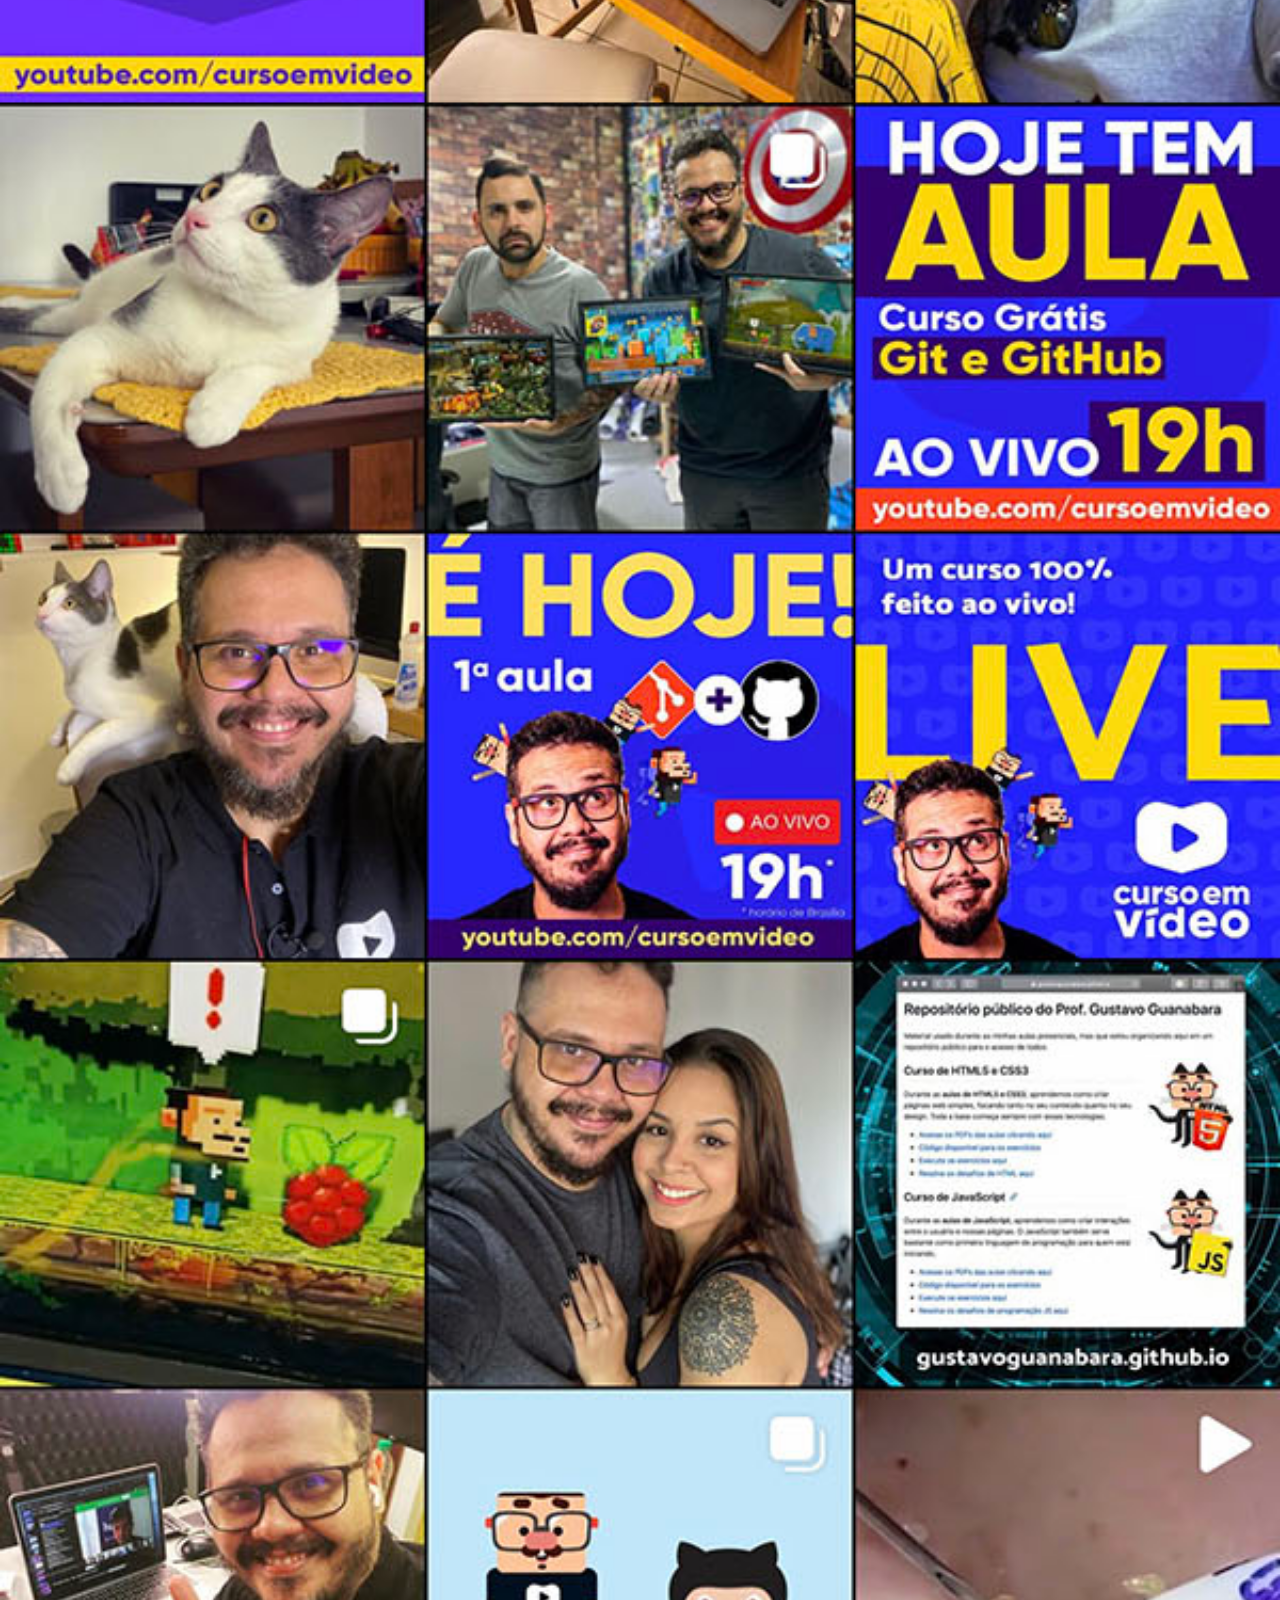
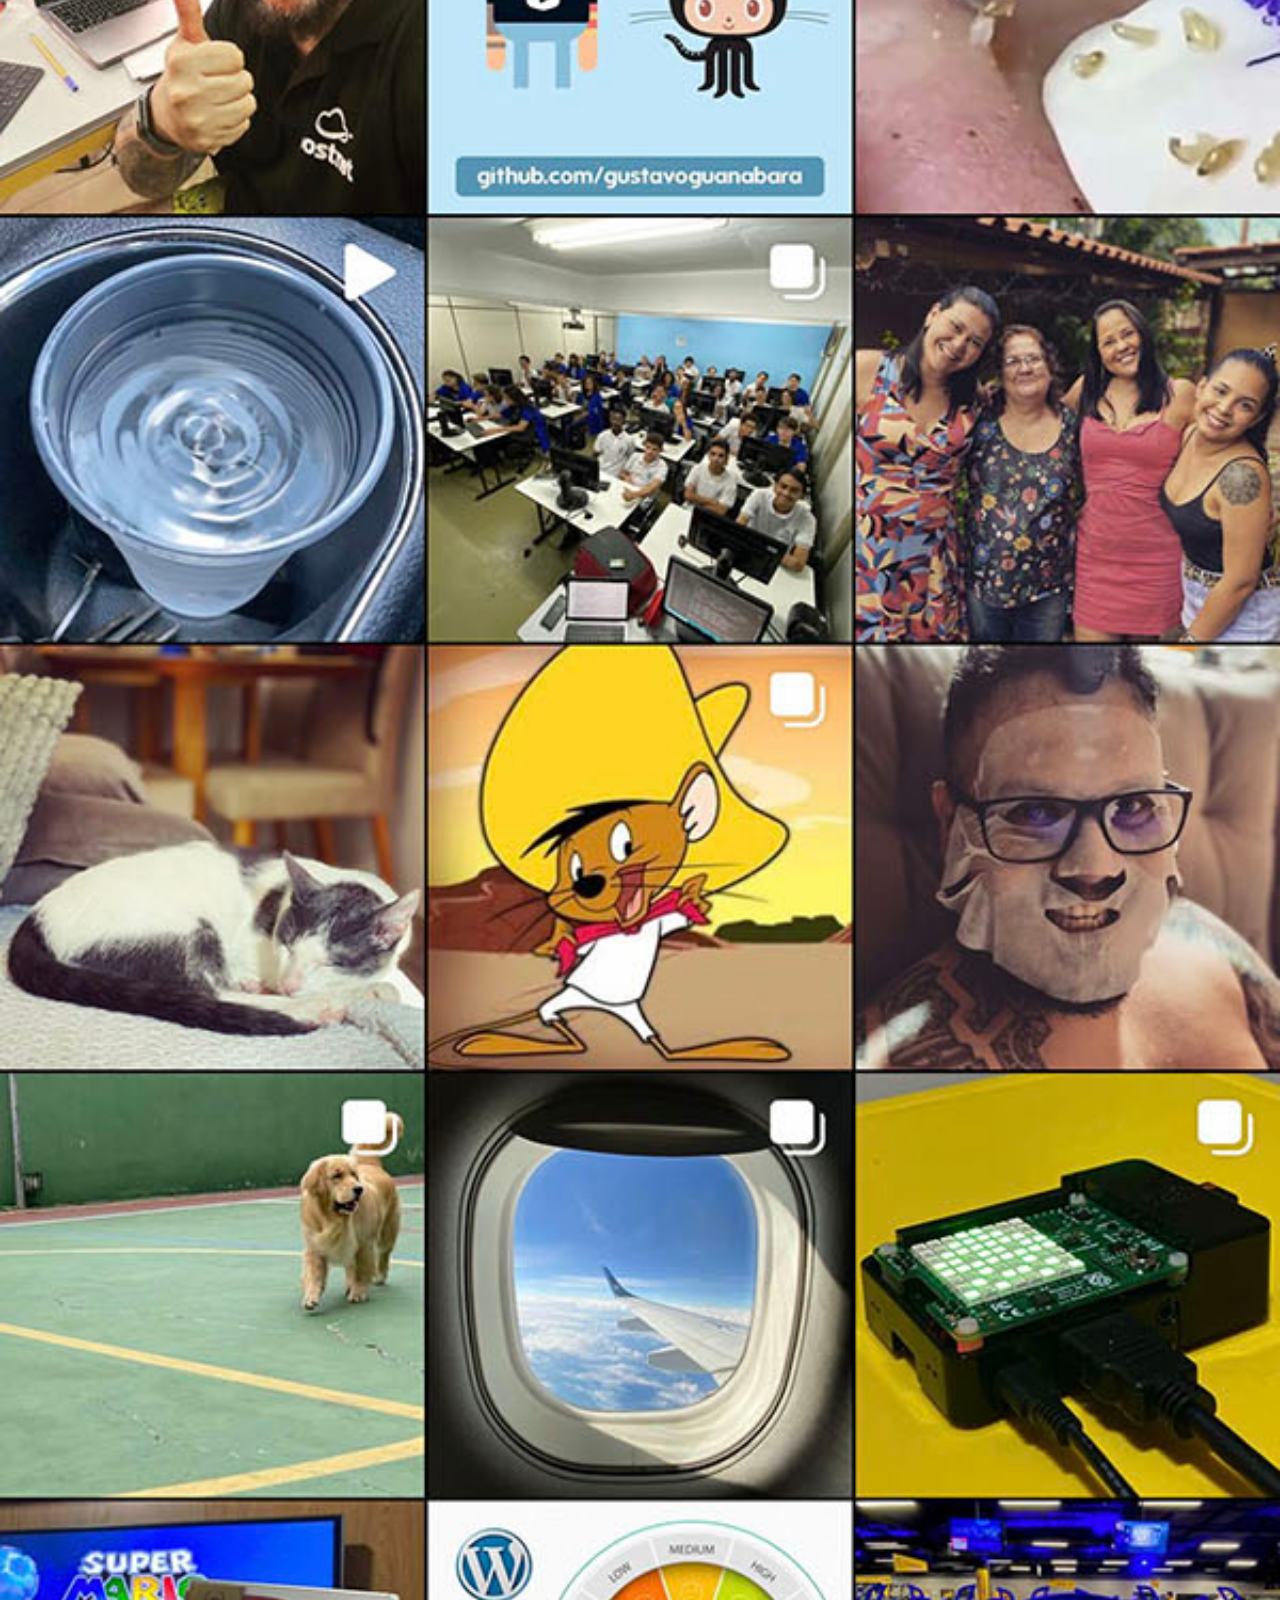
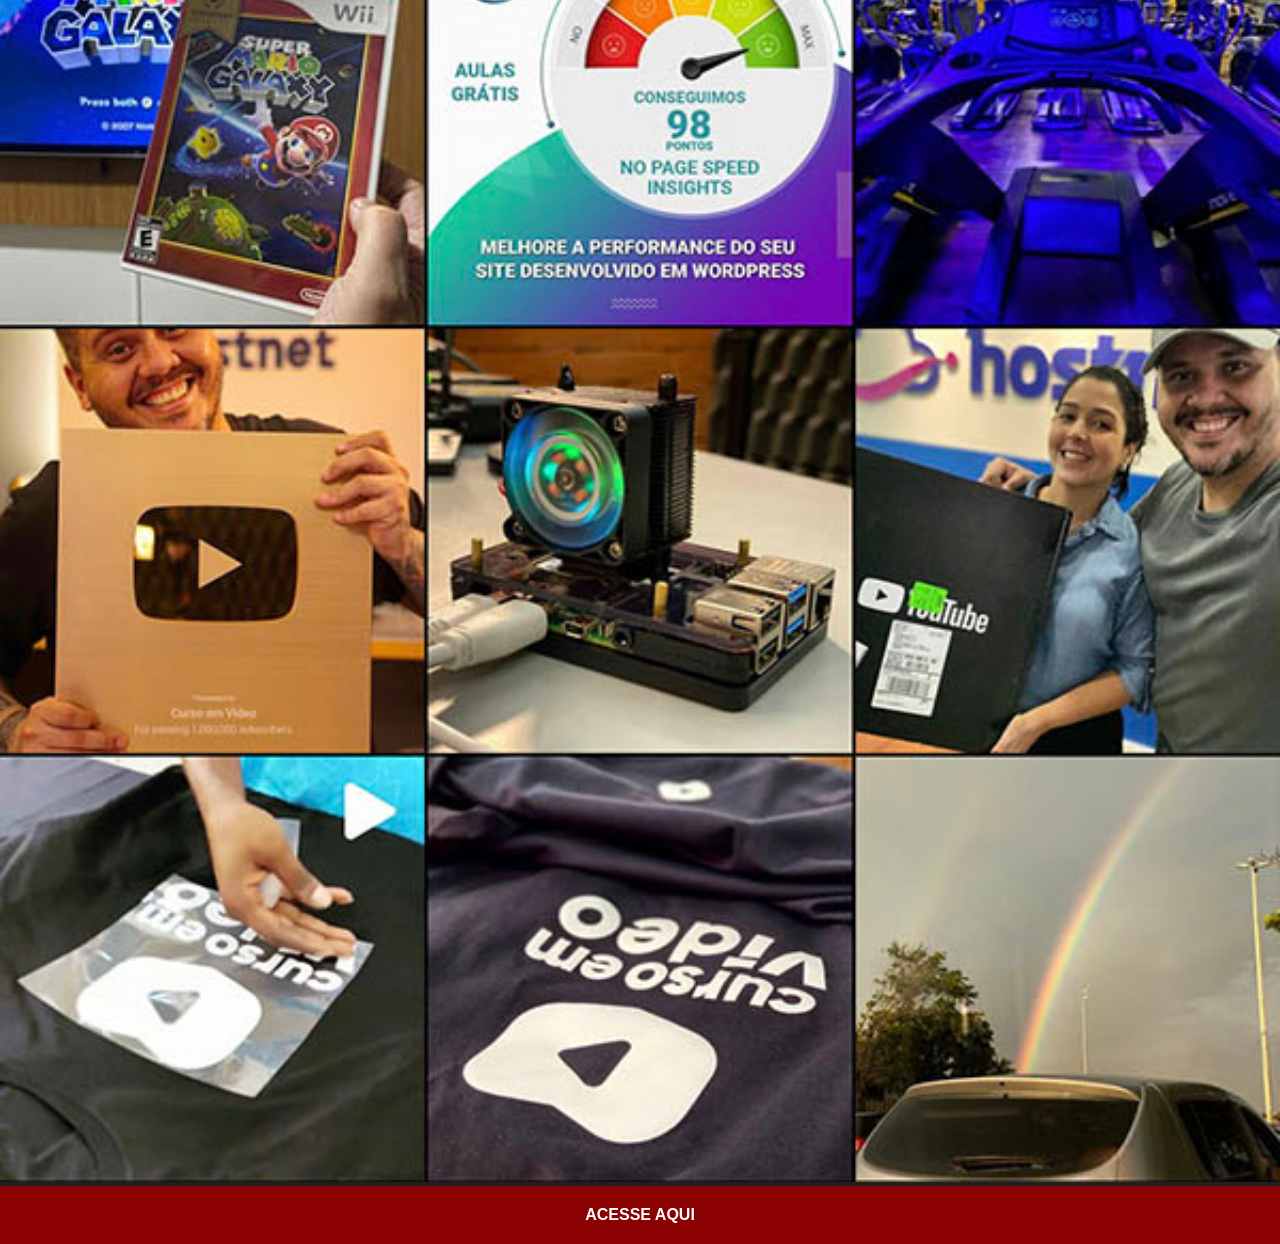
<file: instagram.html>
<!DOCTYPE html>
<html lang="pt-br">
<head>
    <meta charset="UTF-8">
    <meta name="viewport" content="width=device-width, initial-scale=1.0">
    <link rel="stylesheet" href="estilos/red.css">
    <title>Intagram</title>
</head>
<body>
    <img src="imagens/tela-instagram.jpg" alt="Intagram">
    <a href="#" target="_blank">ACESSE AQUI</a>
</body>
</html>
</file>
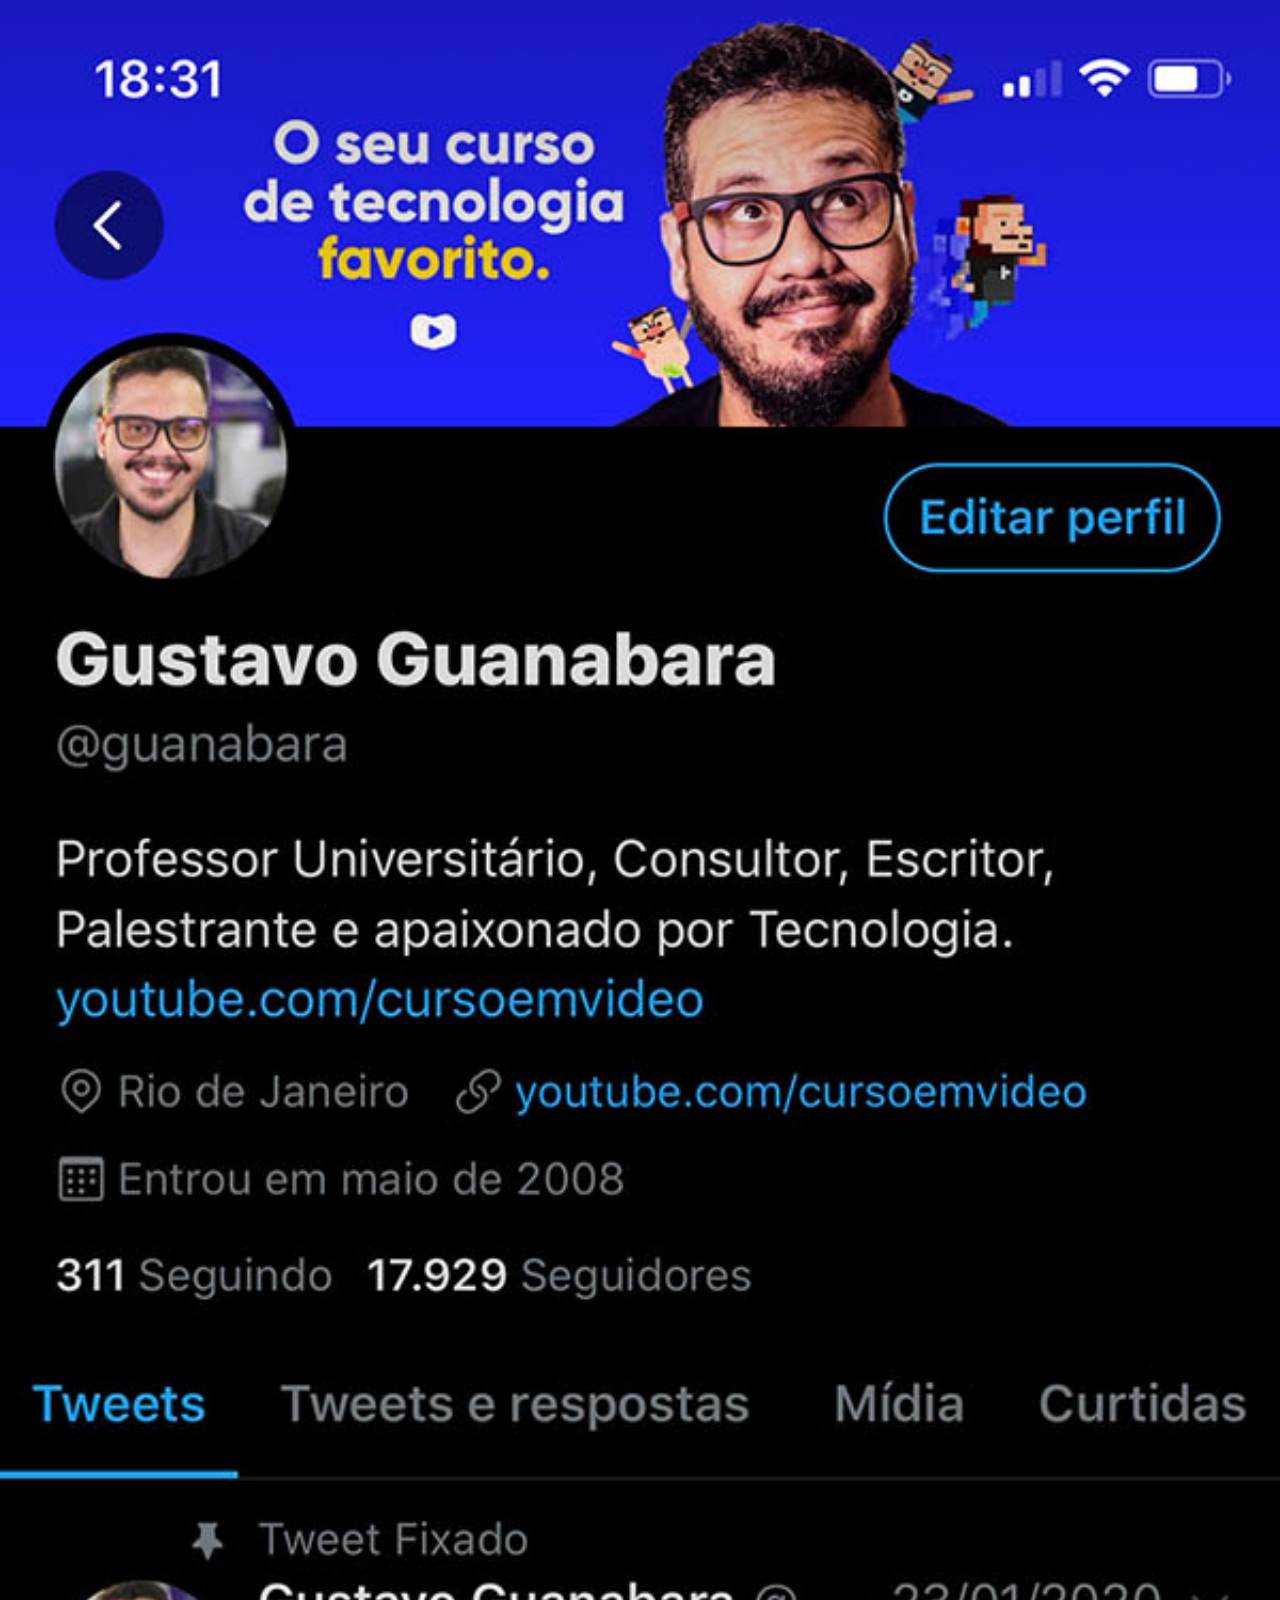
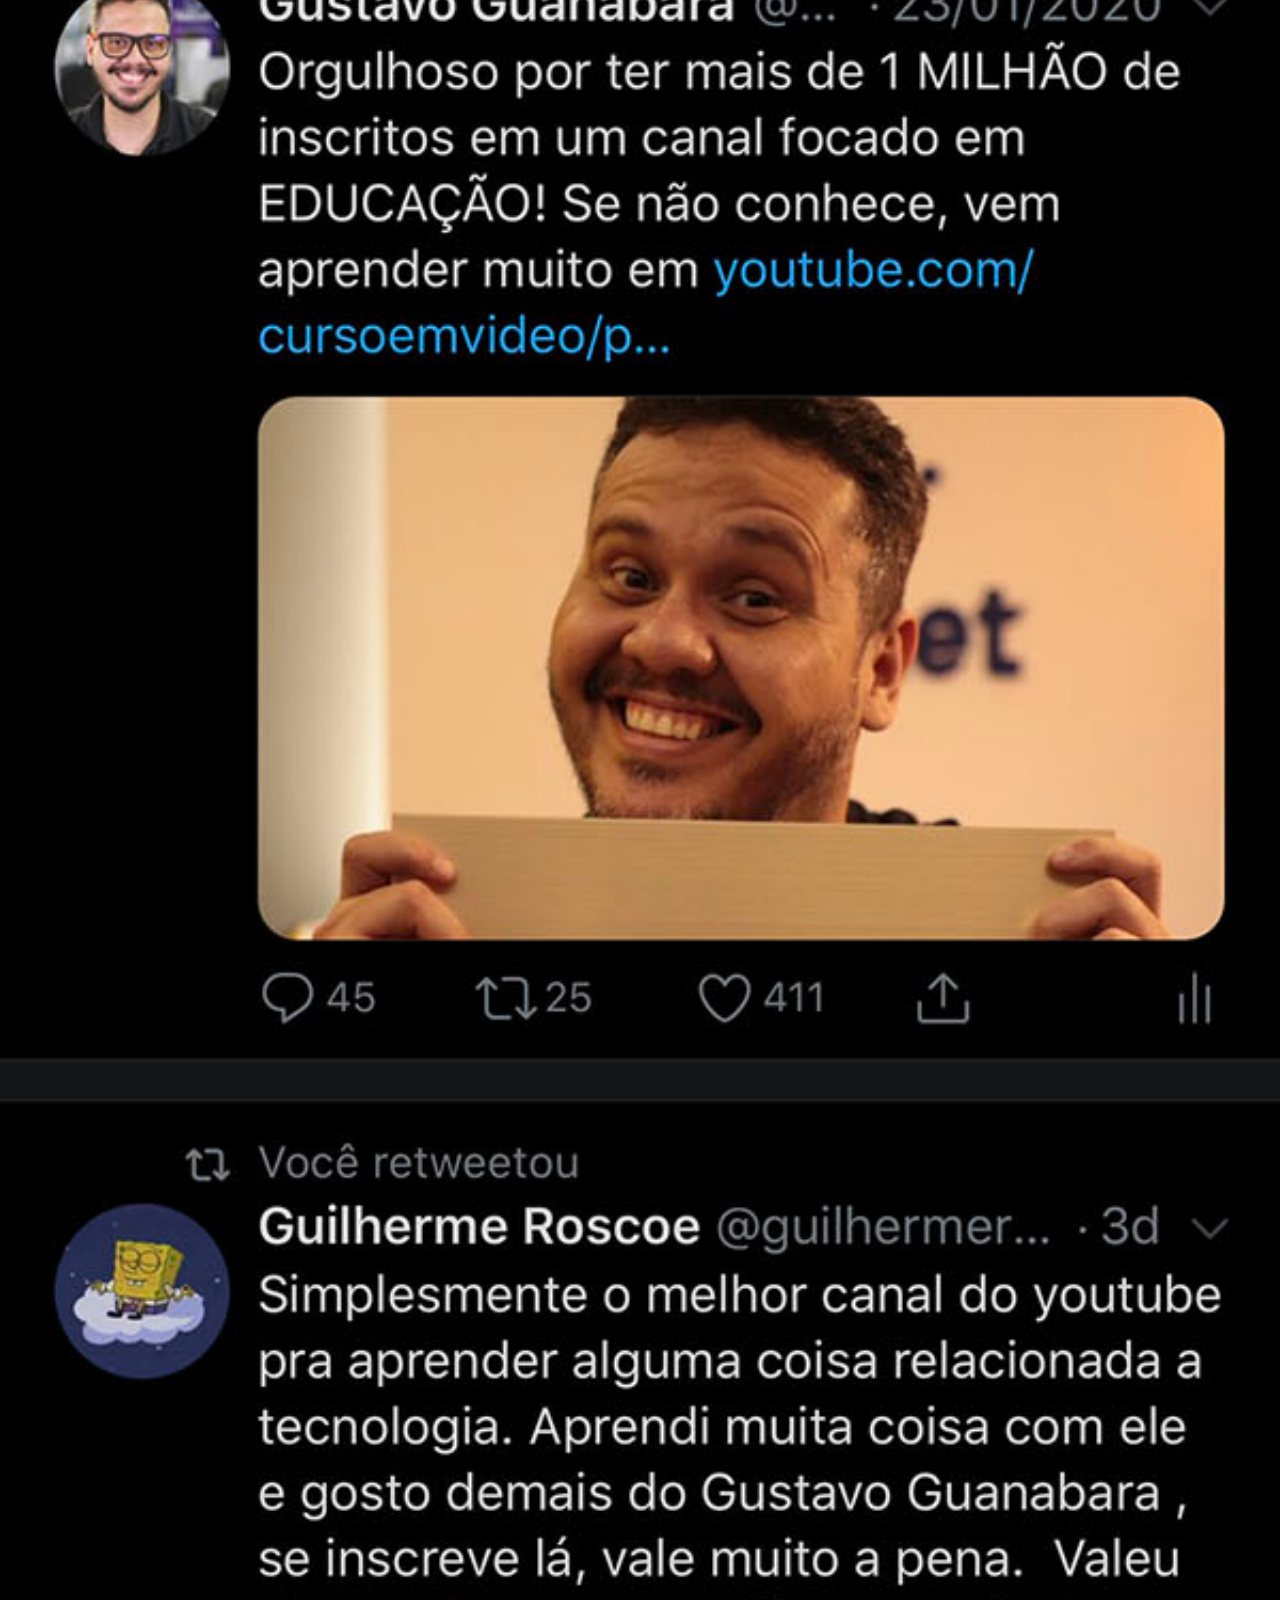
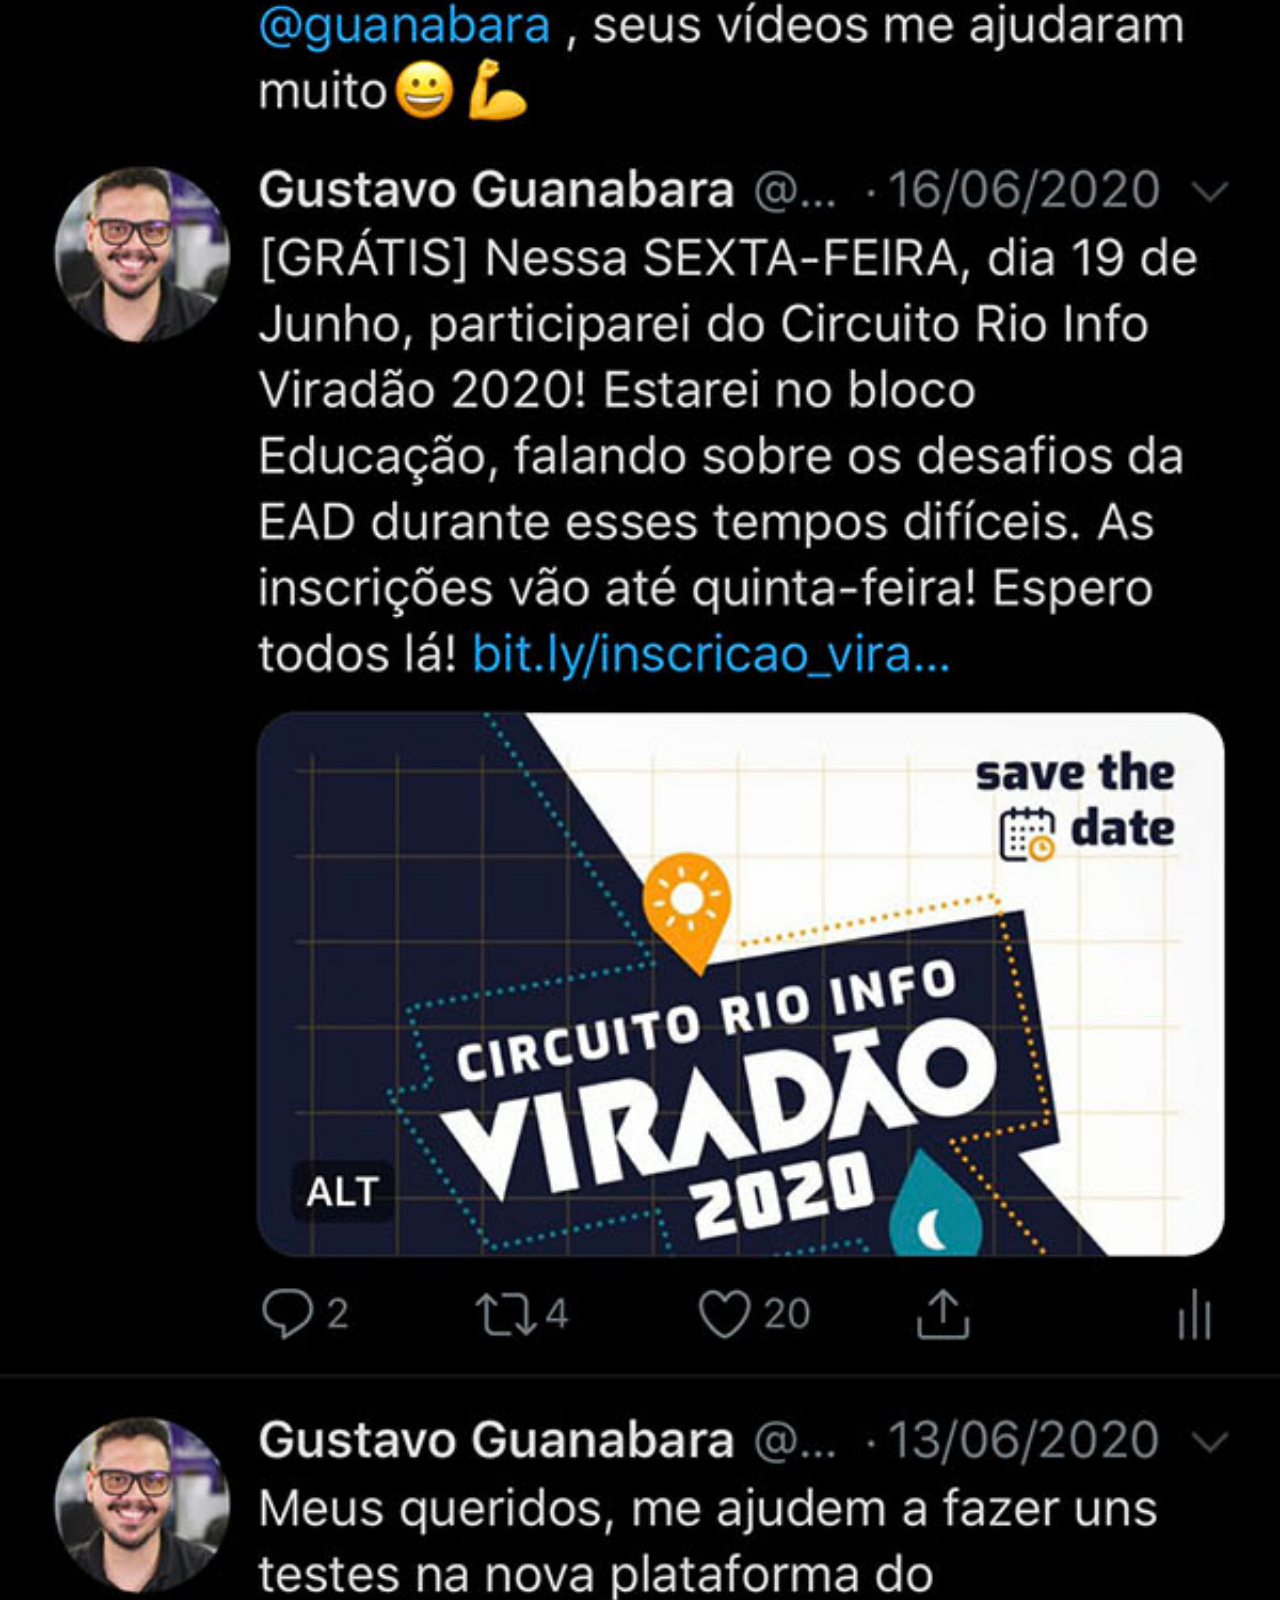
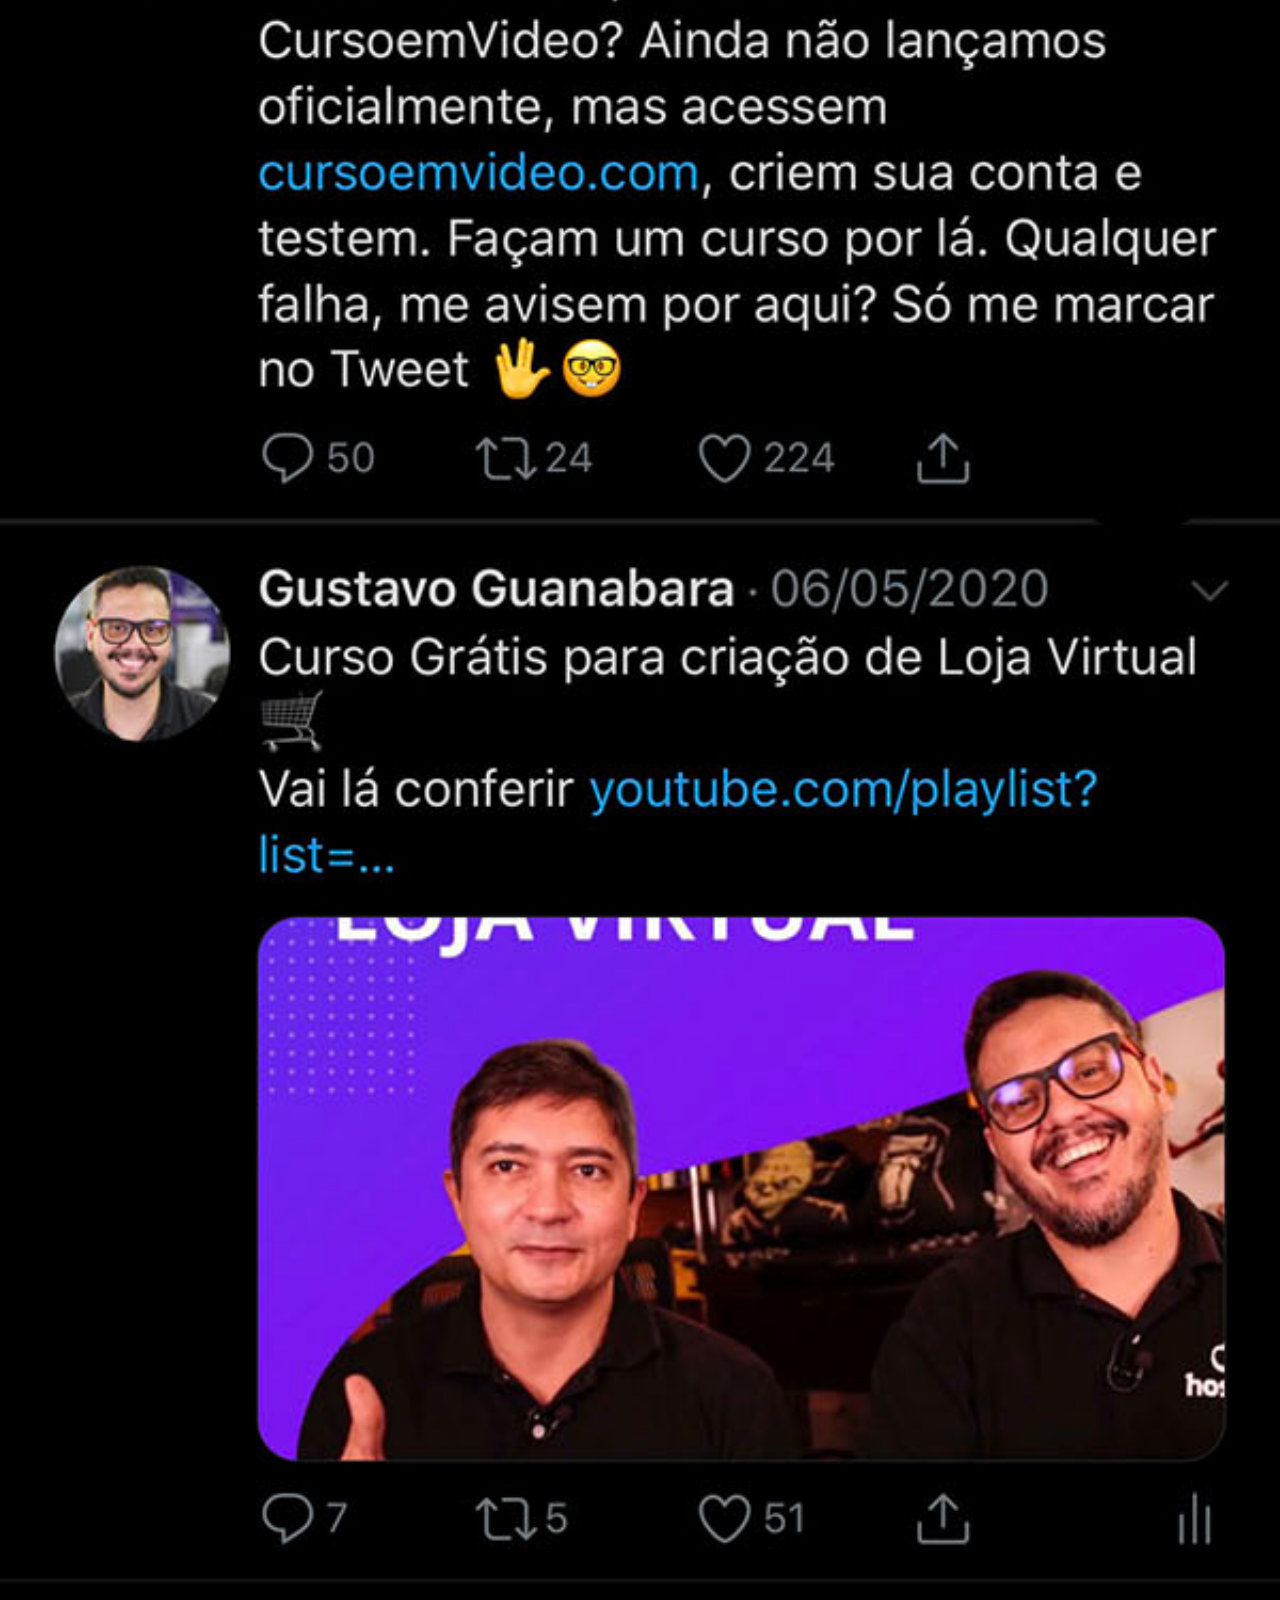
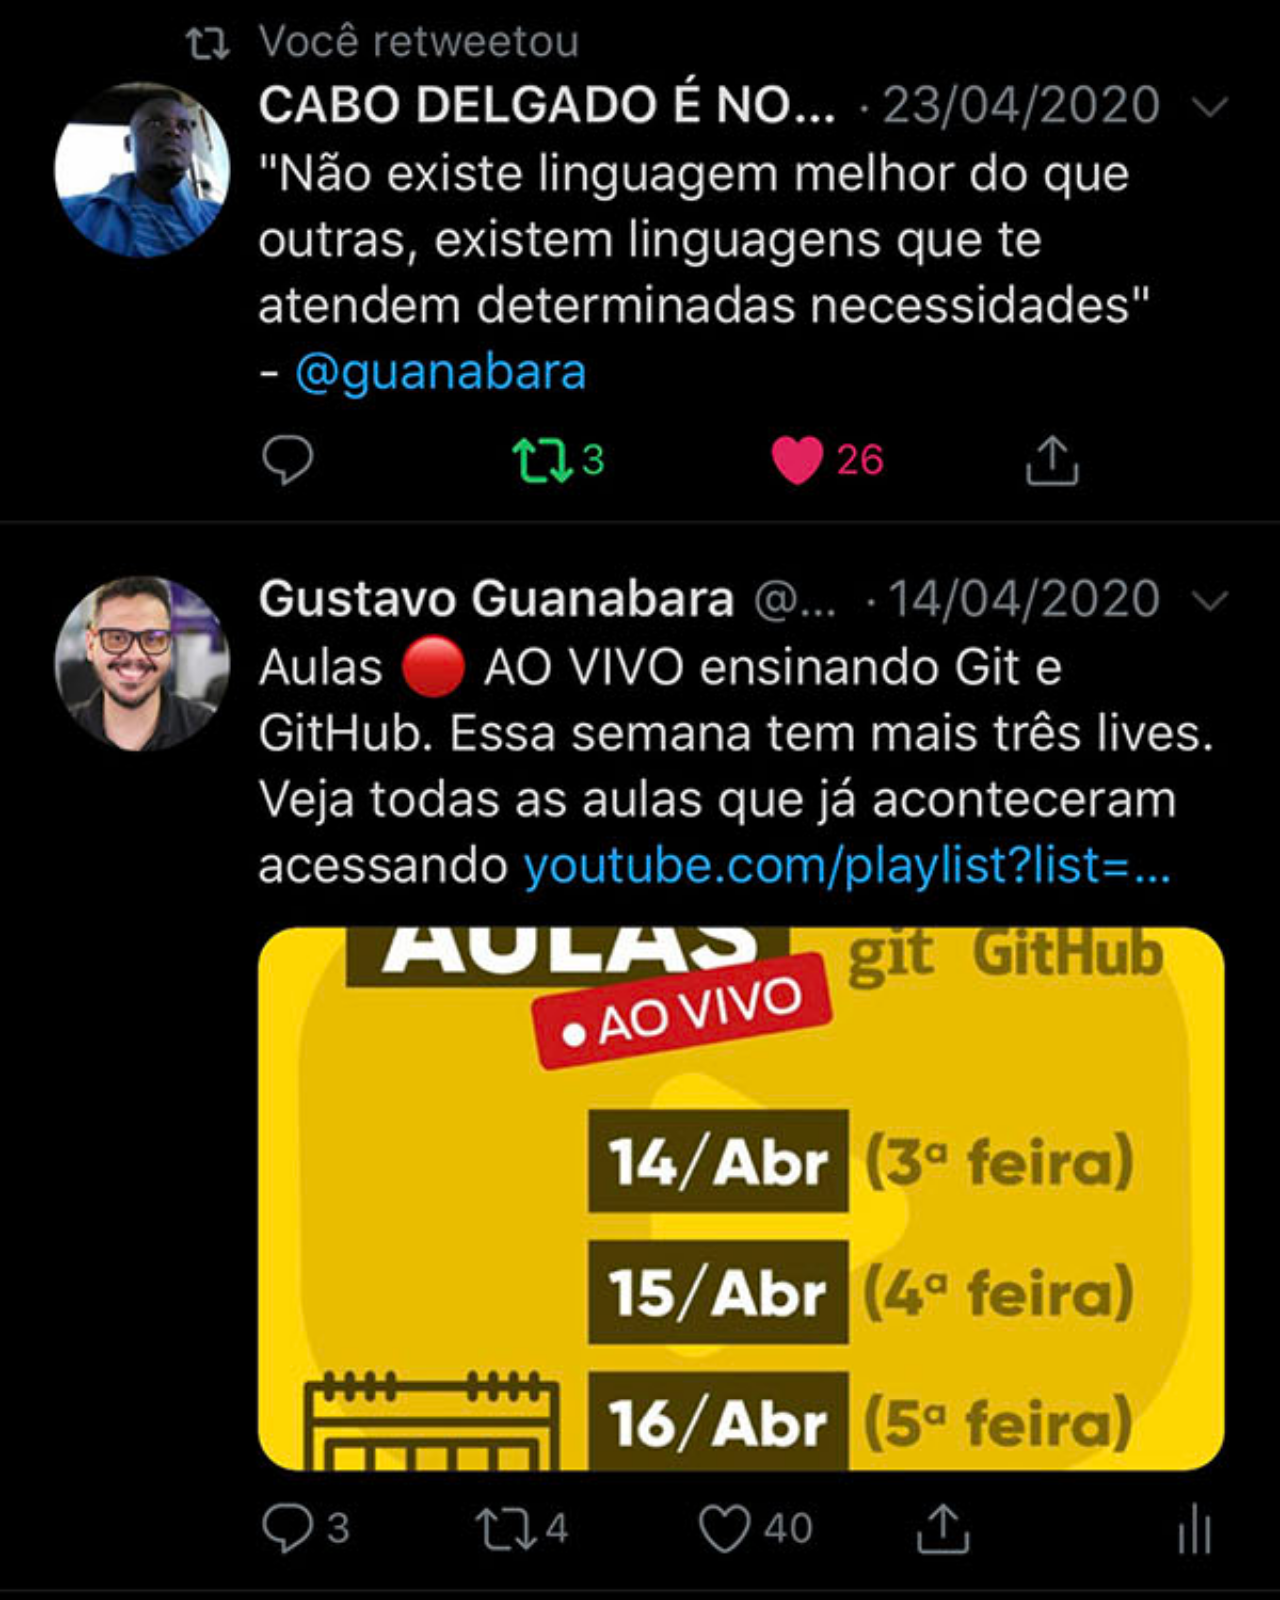
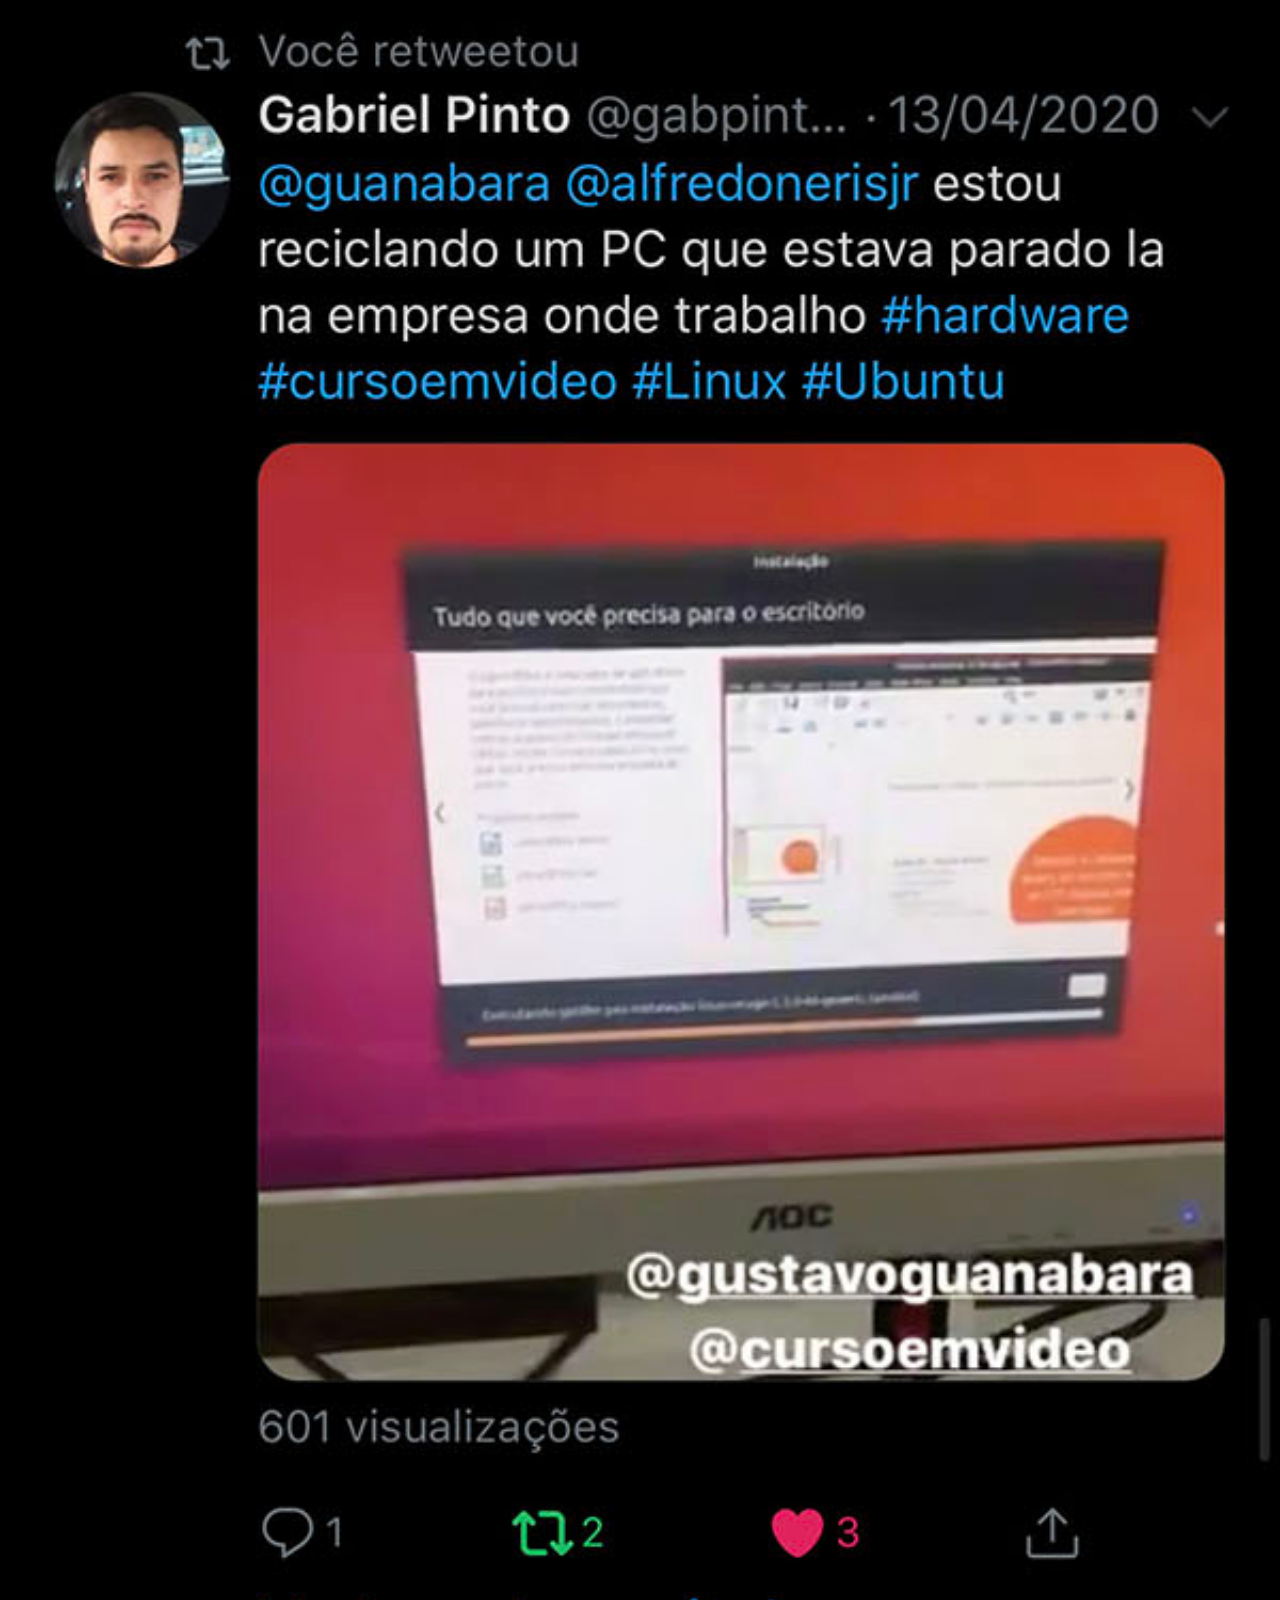
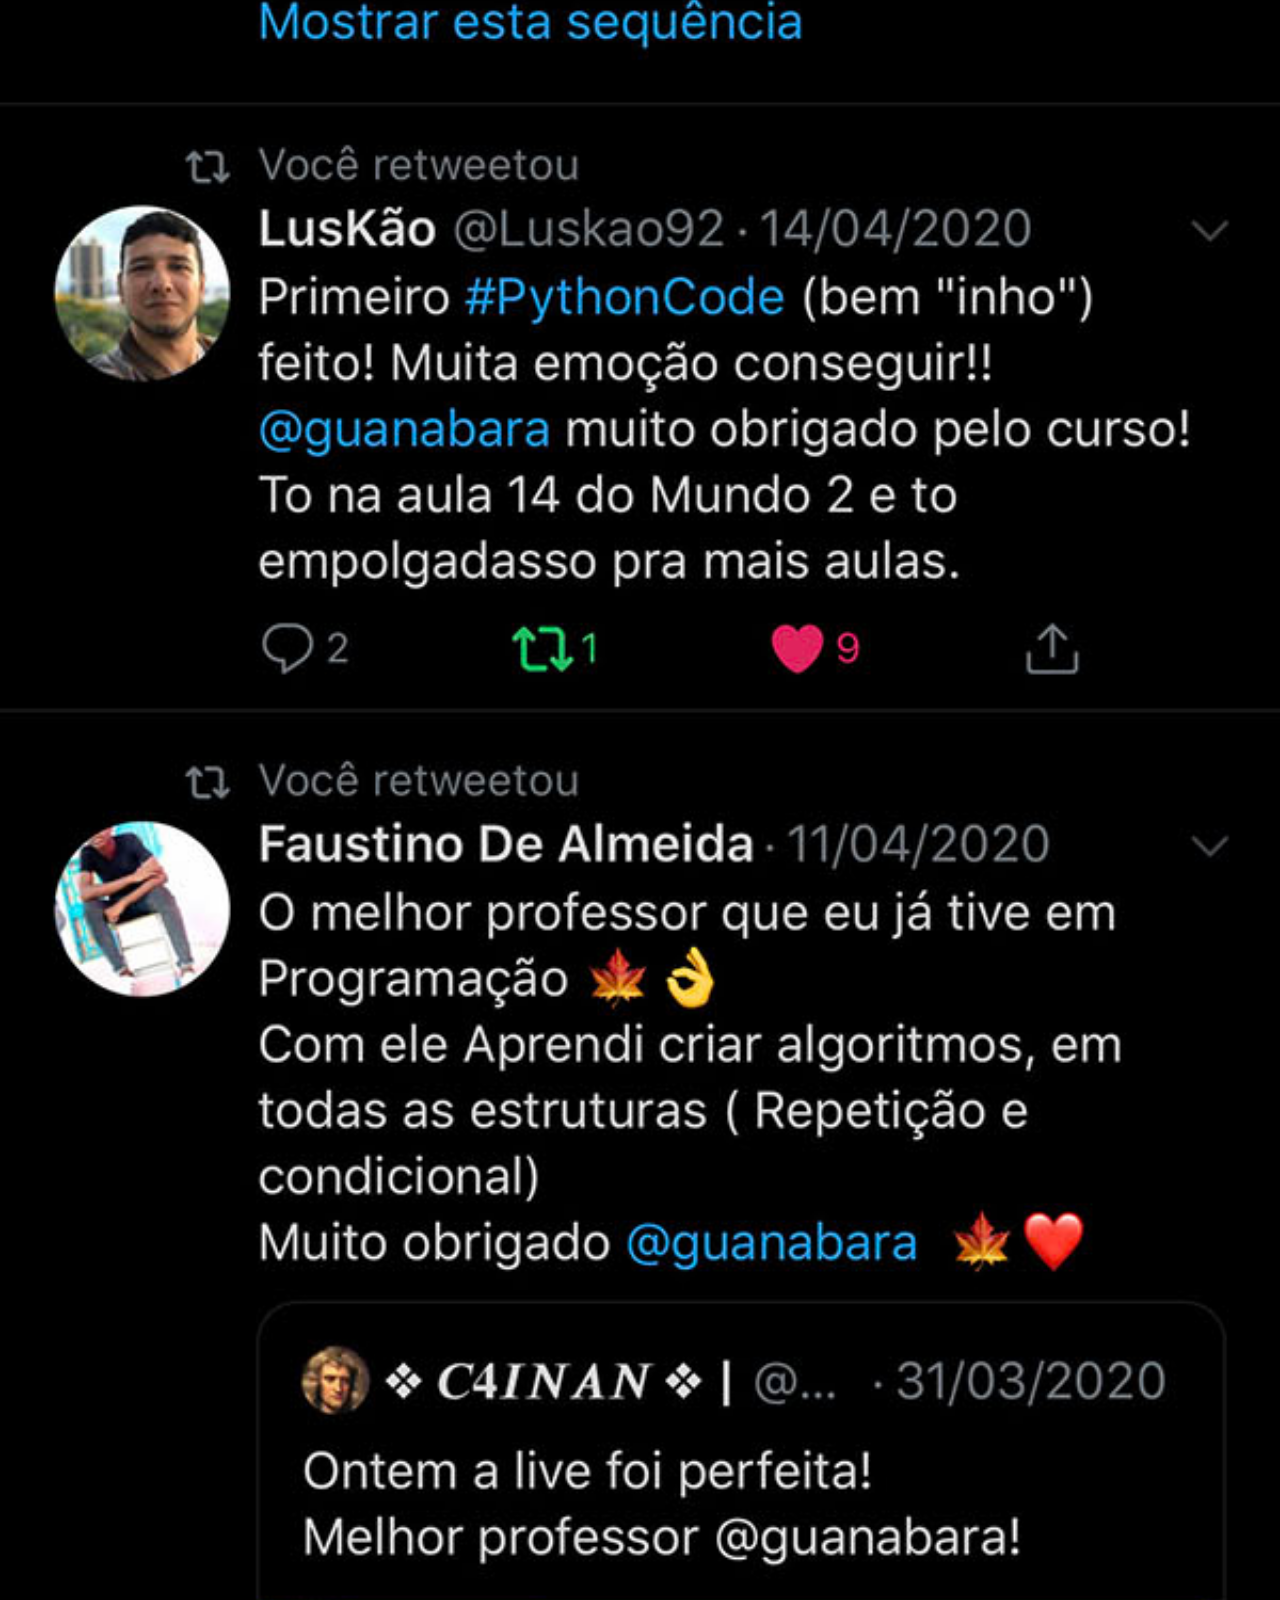
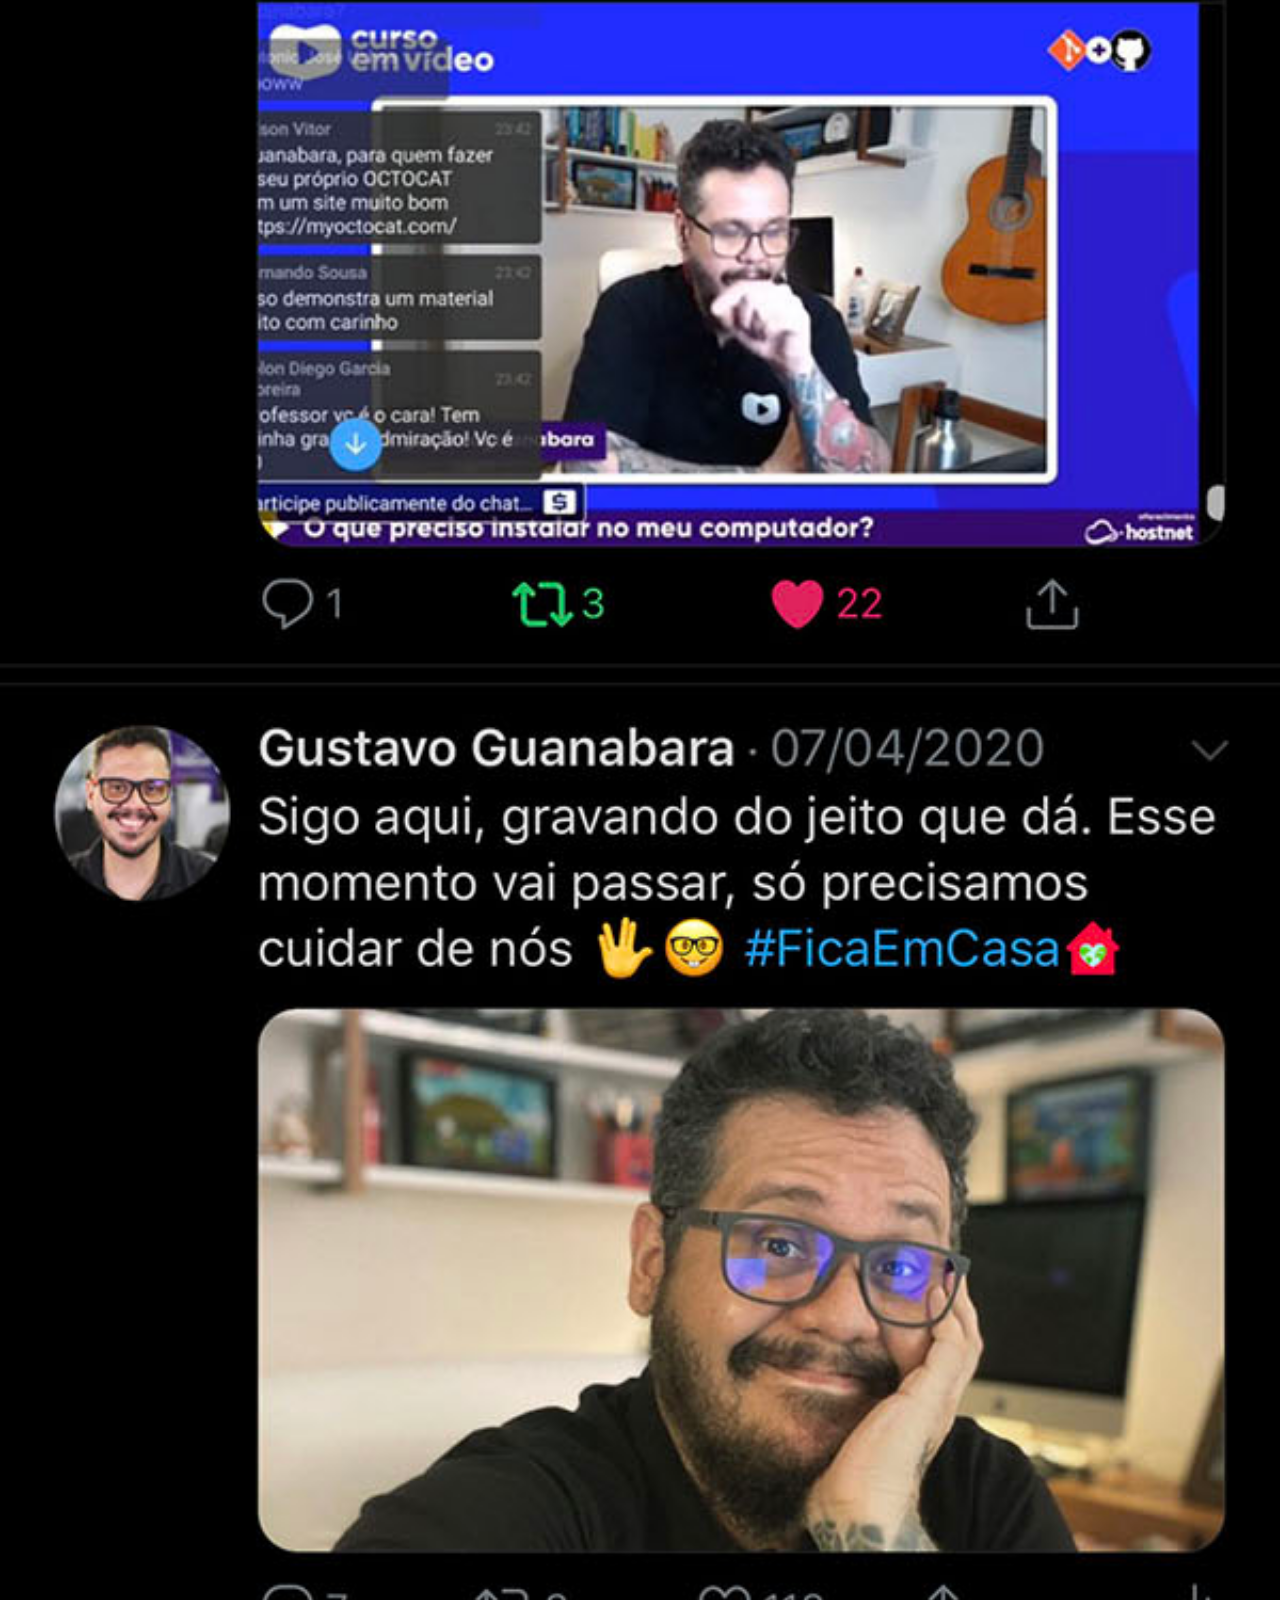
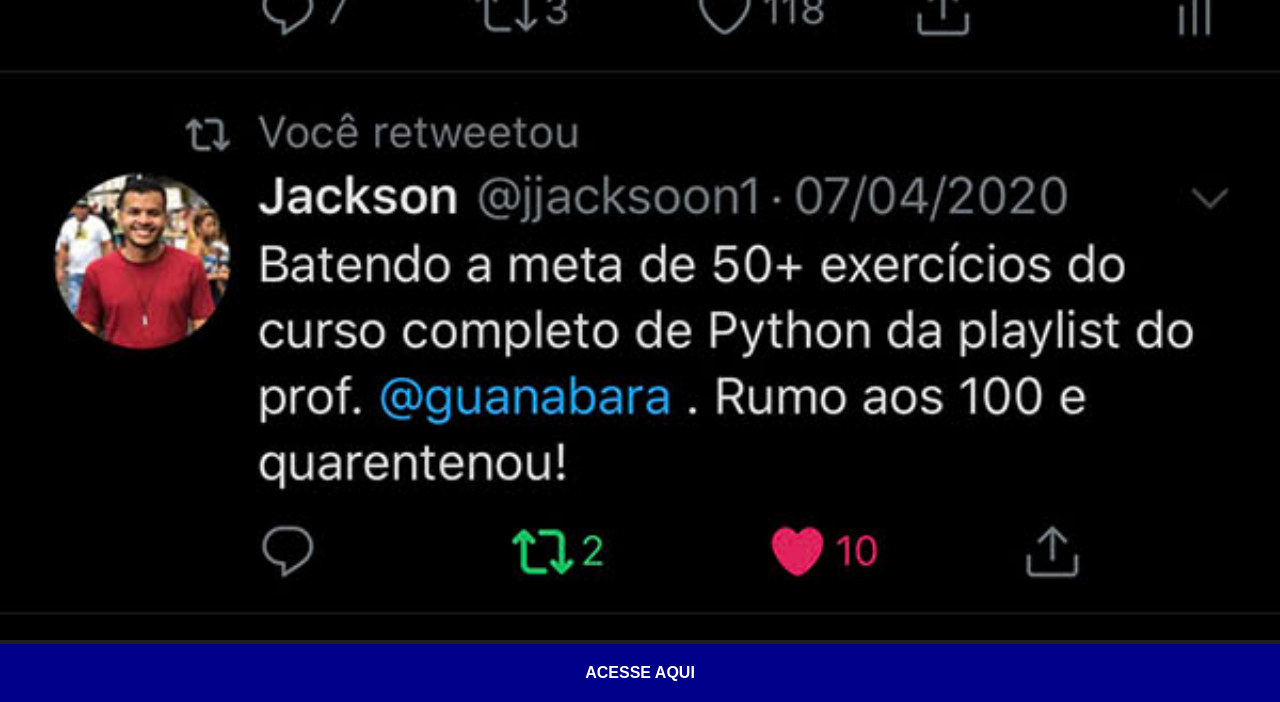
<file: twiter.html>
<!DOCTYPE html>
<html lang="pt-br">
<head>
    <meta charset="UTF-8">
    <meta name="viewport" content="width=device-width, initial-scale=1.0">
    <link rel="stylesheet" href="estilos/blue.css">
    <title>Twiter</title>
</head>
<body>
    <img src="imagens/tela-twitter.jpg" alt="Twiter">
    <a href="#" target="_blank">ACESSE AQUI</a>
</body>
</html>
</file>
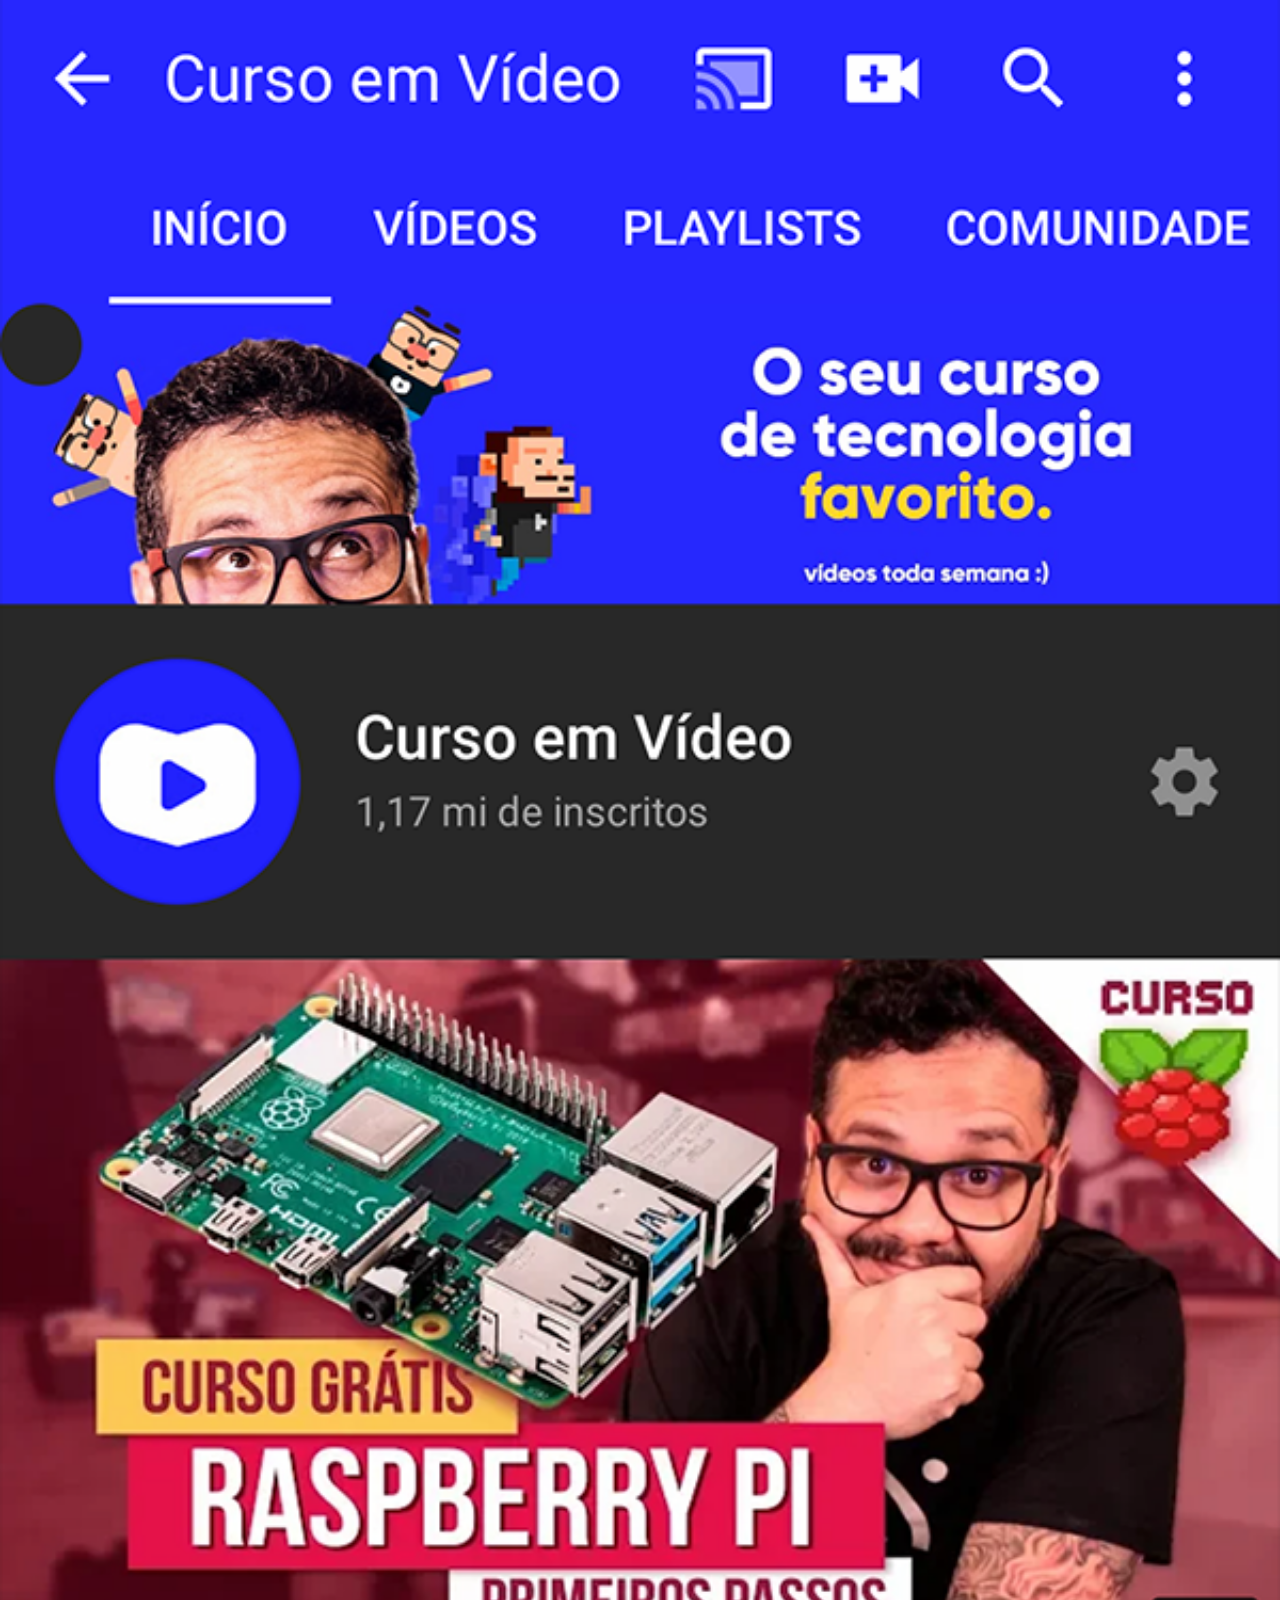
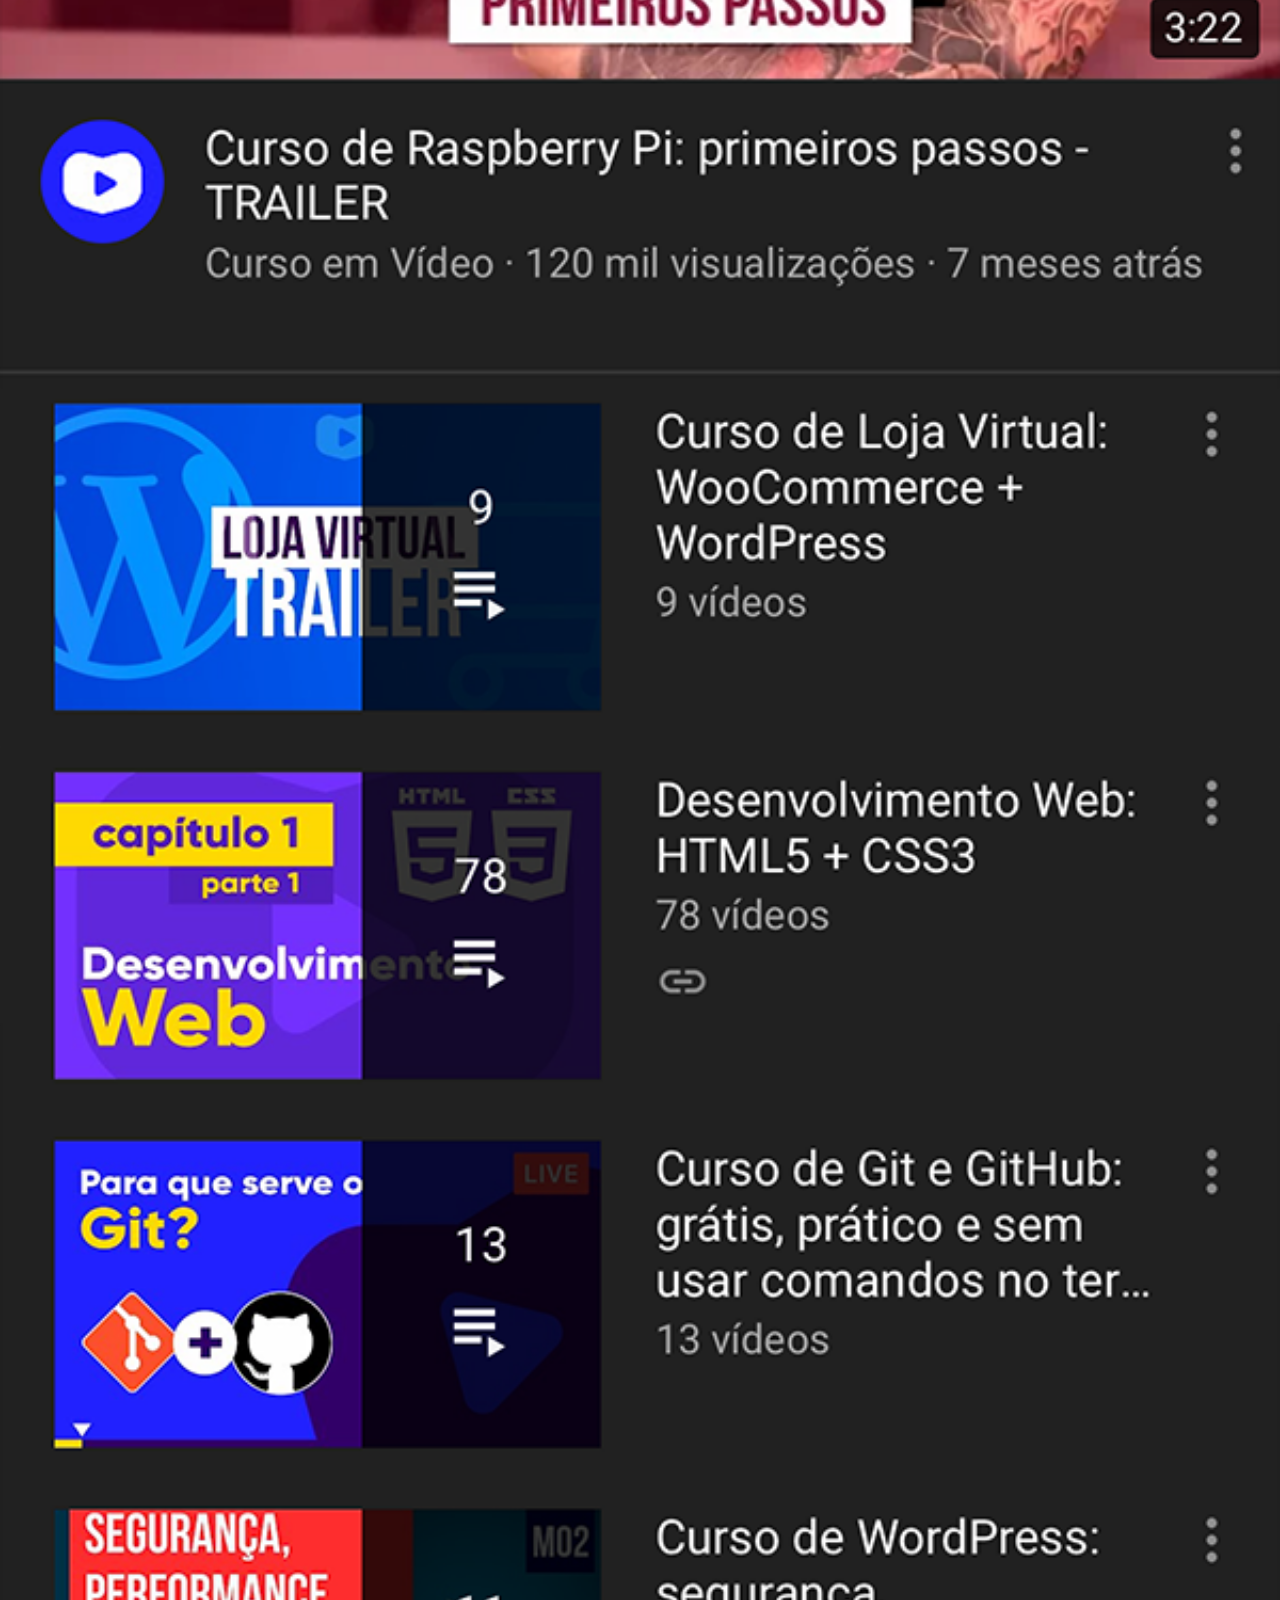
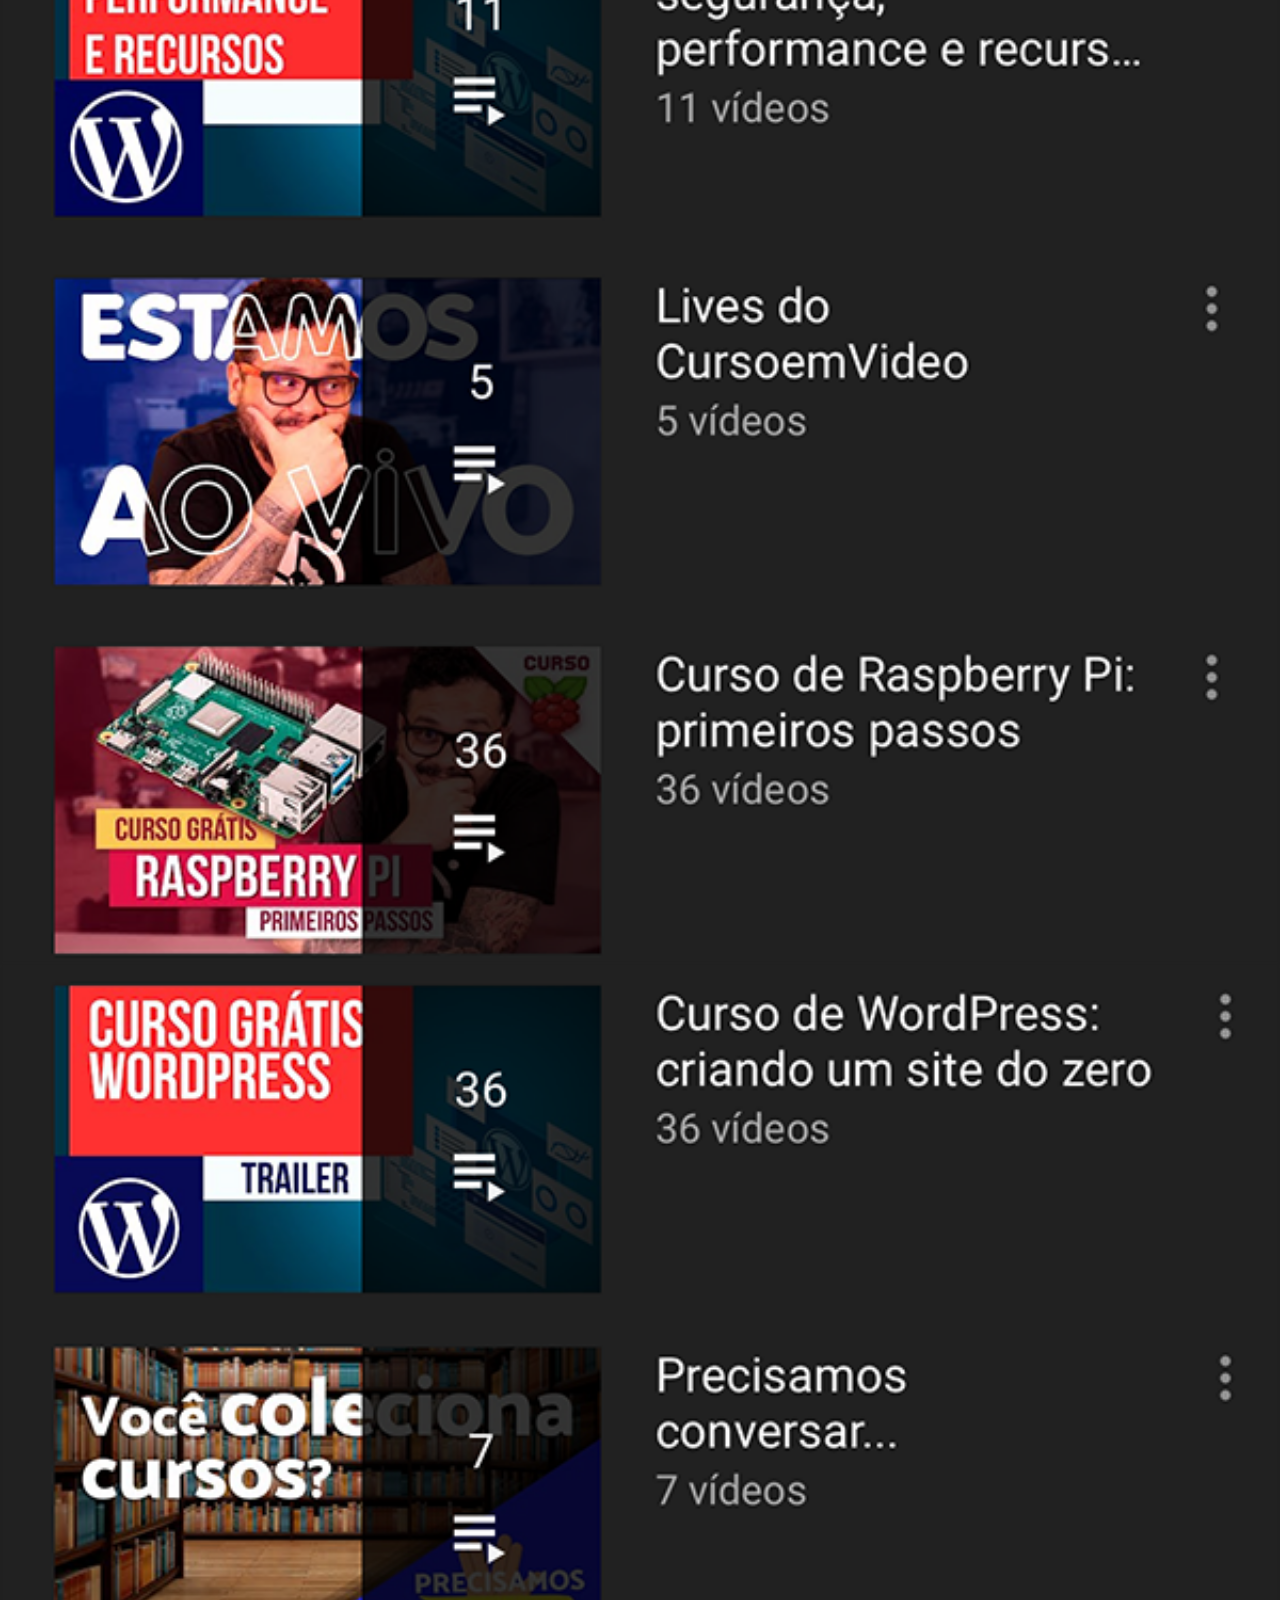
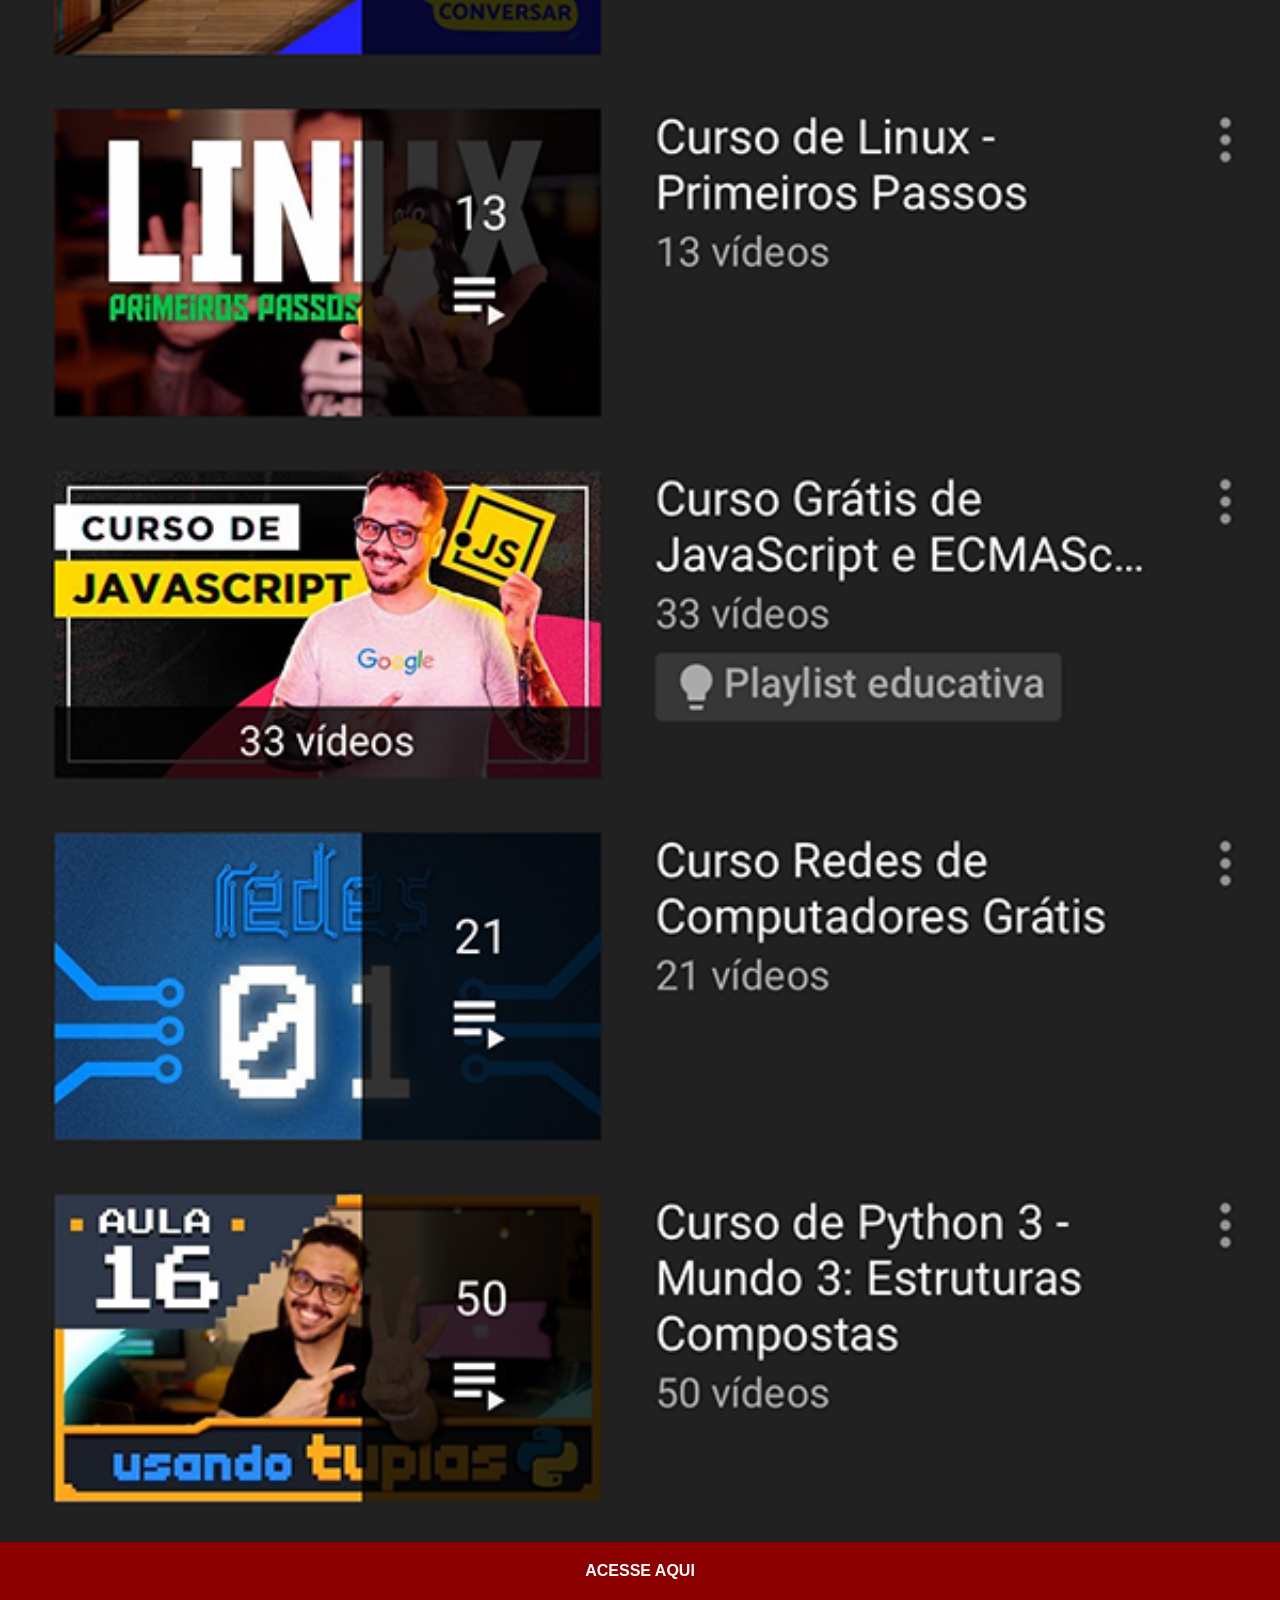
<file: youtube.html>
<!DOCTYPE html>
<html lang="pt-br">
<head>
    <meta charset="UTF-8">
    <meta name="viewport" content="width=device-width, initial-scale=1.0">
    <link rel="stylesheet" href="estilos/red.css">
    <title>Youtube</title>
</head>
<body>
    <img src="imagens/tela-youtube.png" alt="YouTube">
    <a href="https://www.youtube.com/@cursoemvideo/playlists" target="_blank">ACESSE AQUI</a>
</body>
</html>
</file>
<file: estilos/style.css>
@charset "UTF-8";

* {
    margin: 0px;
    padding: 0px;
}

html, body {
    height: 100vh;
    width: 100vw;
    background-color: black;
}

body {
    background: url(../imagens/fundo-madeira.jpg) no-repeat top center;
    background-size: cover;
    background-attachment: fixed;
}

main {
    position: relative;
    height: 100vh;
}

section#telefone {
    position: absolute;
    top: 50%;
    left: 50%;
    transform: translate(-50%, -50%);

    height: 627px;
    width: 311px;
    background: url('../imagens/frame-iphone.png') no-repeat;
}

iframe#tela {
    position: absolute;
    top: 79px;
    left: 21px;
    height: 472px;
    width: 269px;
}

section#redes-sociais {
    text-align: right;
}

section#redes-sociais img {
    width: 50px;
    margin: 10px;
    border-radius: 50%;
    box-shadow: 2px 2px 5px rgba(0, 0, 0, 0.594);
    box-sizing: border-box;
}

section#redes-sociais img:hover {
    border: 2px solid rgba(255, 255, 255, 0.668);
    transform: translate(-3px, -3px);
    box-shadow: 5px 5px 10px rgba(0, 0, 0, 0.647);
    transition: transform .3s, border 1.5s;
}
</file>
<file: estilos/blue.css>
@charset "UTF-8";

@charset "UTF-8";

*{
    padding: 0px;
    margin: 0px;
    font-family: Arial, Helvetica, sans-serif;
}

body {
        background-color: rgba(0, 0, 0, 0.874);
}

::-webkit-scrollbar {
    width: 0px;
    height: 0px;
}

img {
    width: 100vw;
    align-items: center;
}

a {
    display: block;
    background-color: darkblue;
    color: white;
    padding: 20px;
    font-weight: bolder;
    text-decoration: none;
    text-align: center;
}

a:hover {
    background-color: blue;
}
</file>
<file: estilos/red.css>
@charset "UTF-8";

*{
    padding: 0px;
    margin: 0px;
    font-family: Arial, Helvetica, sans-serif;
}

body {
        background-color: rgba(0, 0, 0, 0.874);
}

::-webkit-scrollbar {
    width: 0px;
    height: 0px;
}

img {
    width: 100vw;
    align-items: center;
}

a {
    display: block;
    background-color: darkred;
    color: white;
    padding: 20px;
    font-weight: bolder;
    text-decoration: none;
    text-align: center;
}

a:hover {
    background-color: red;
}
</file>
